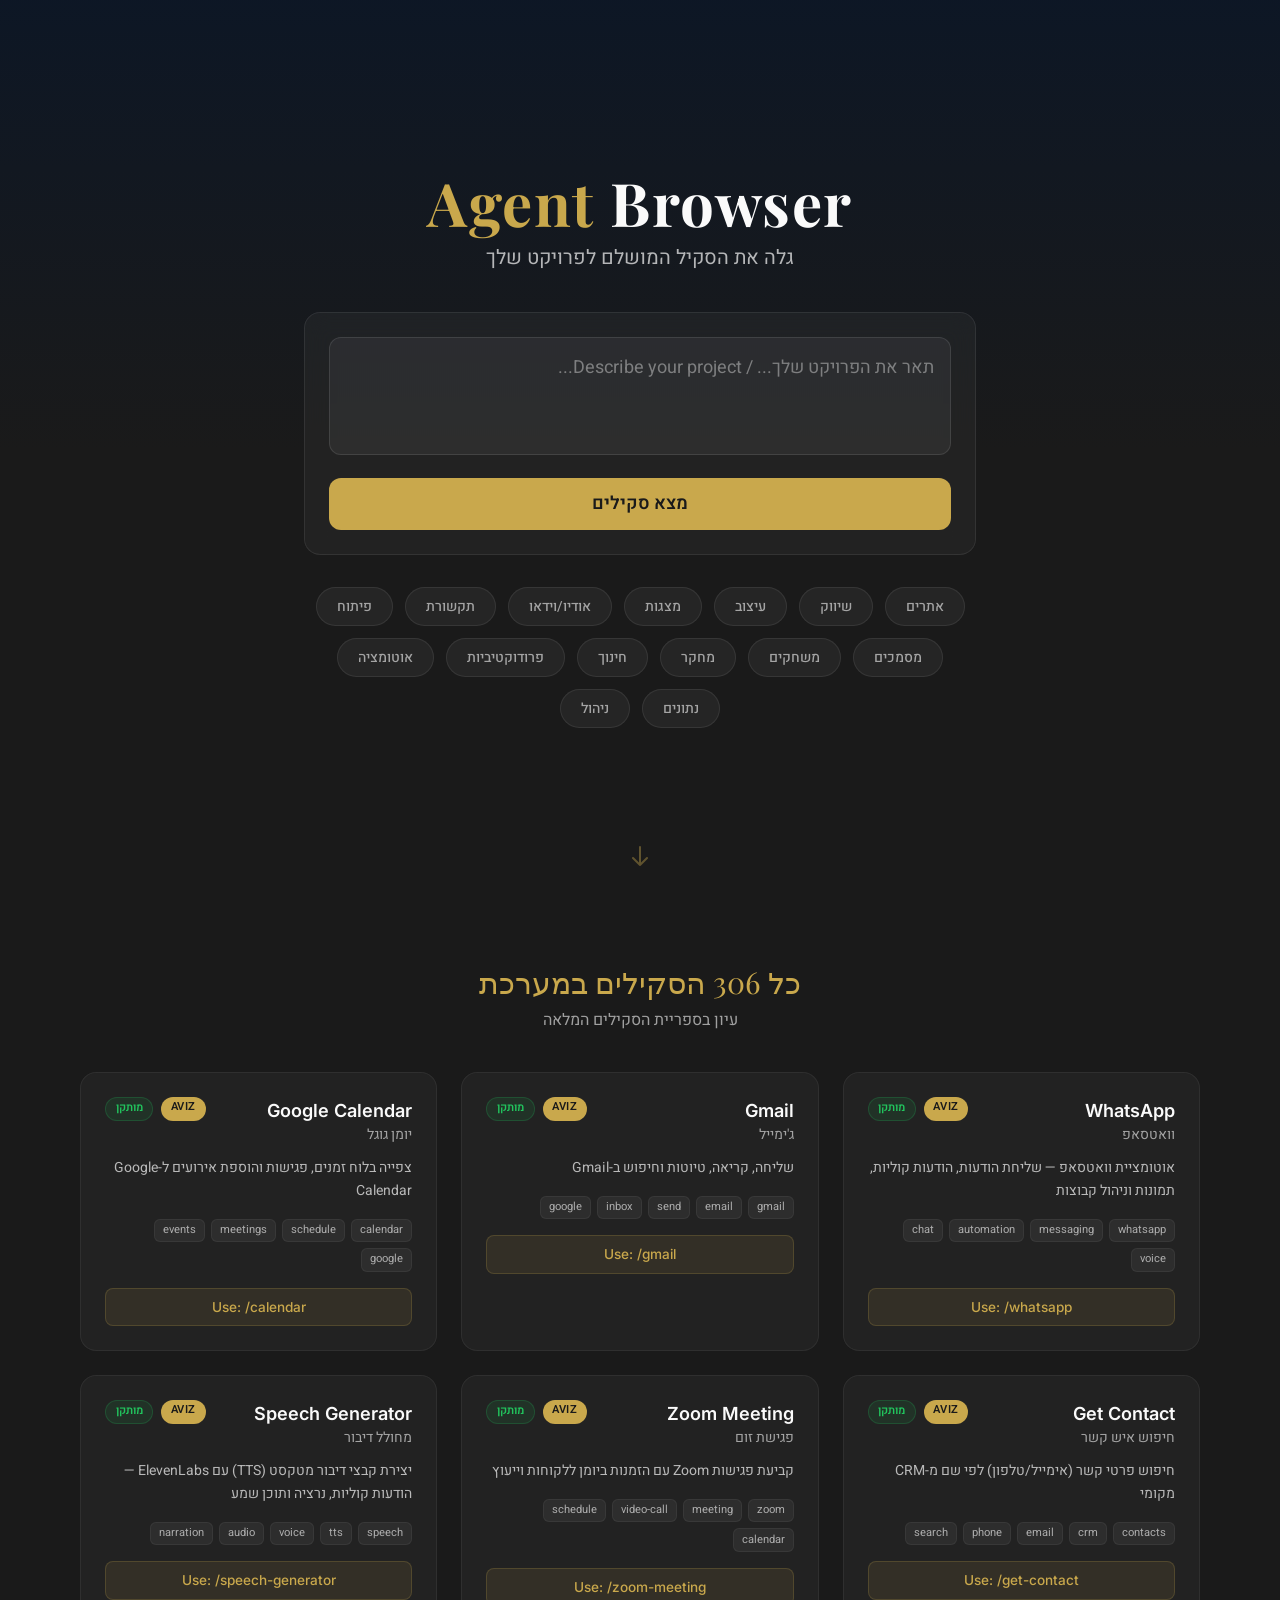
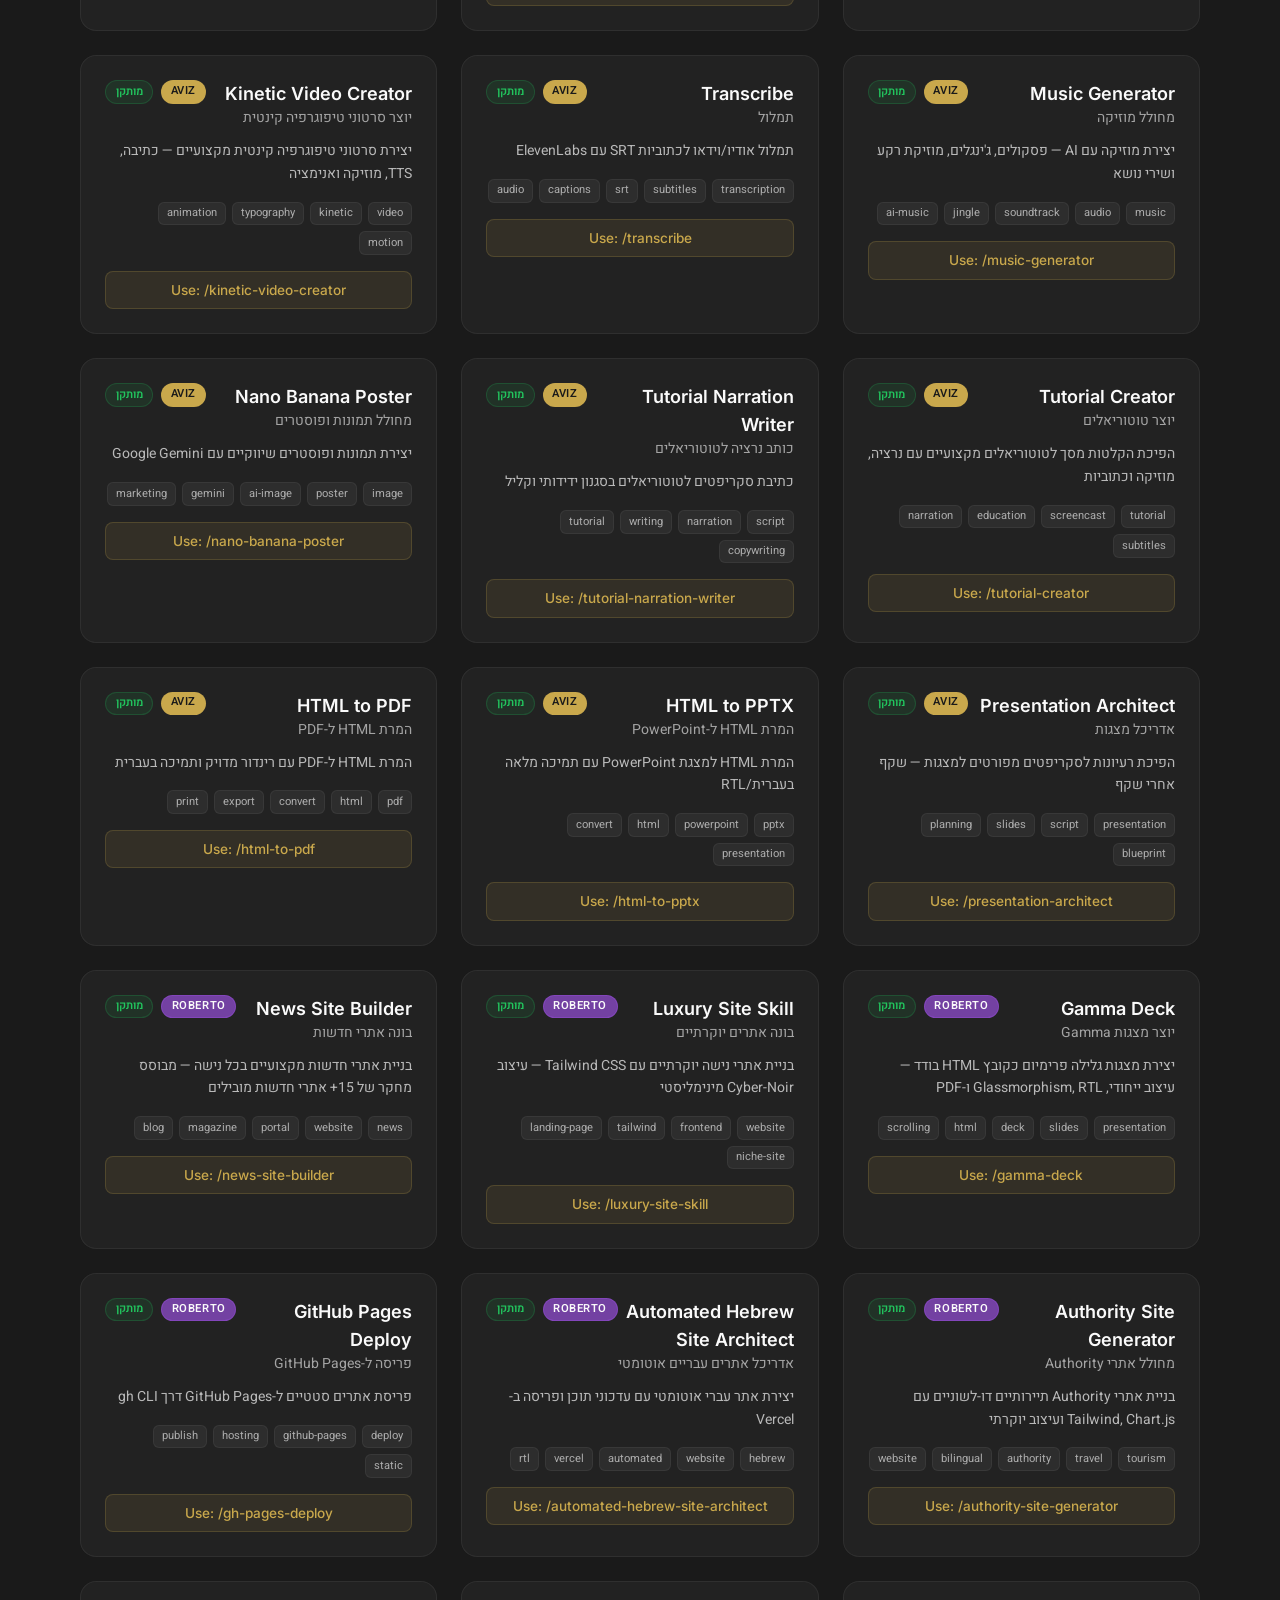
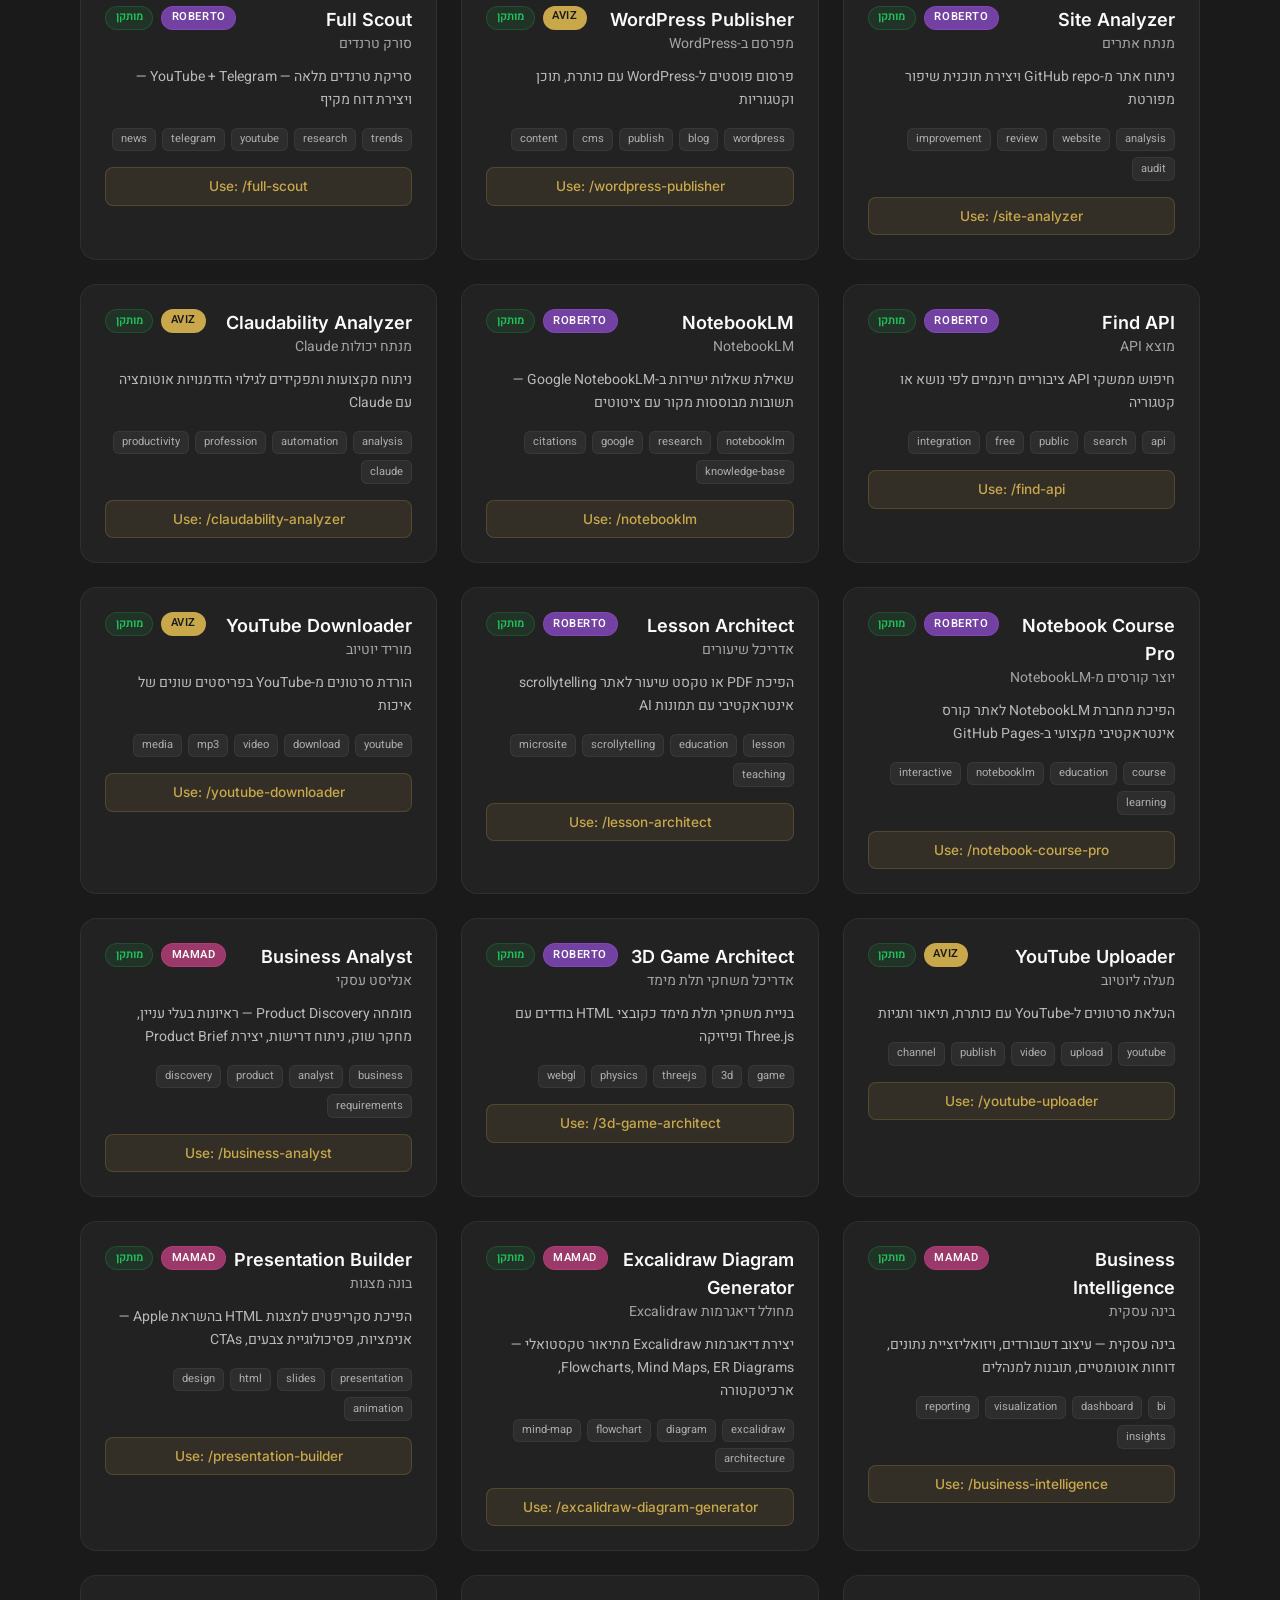
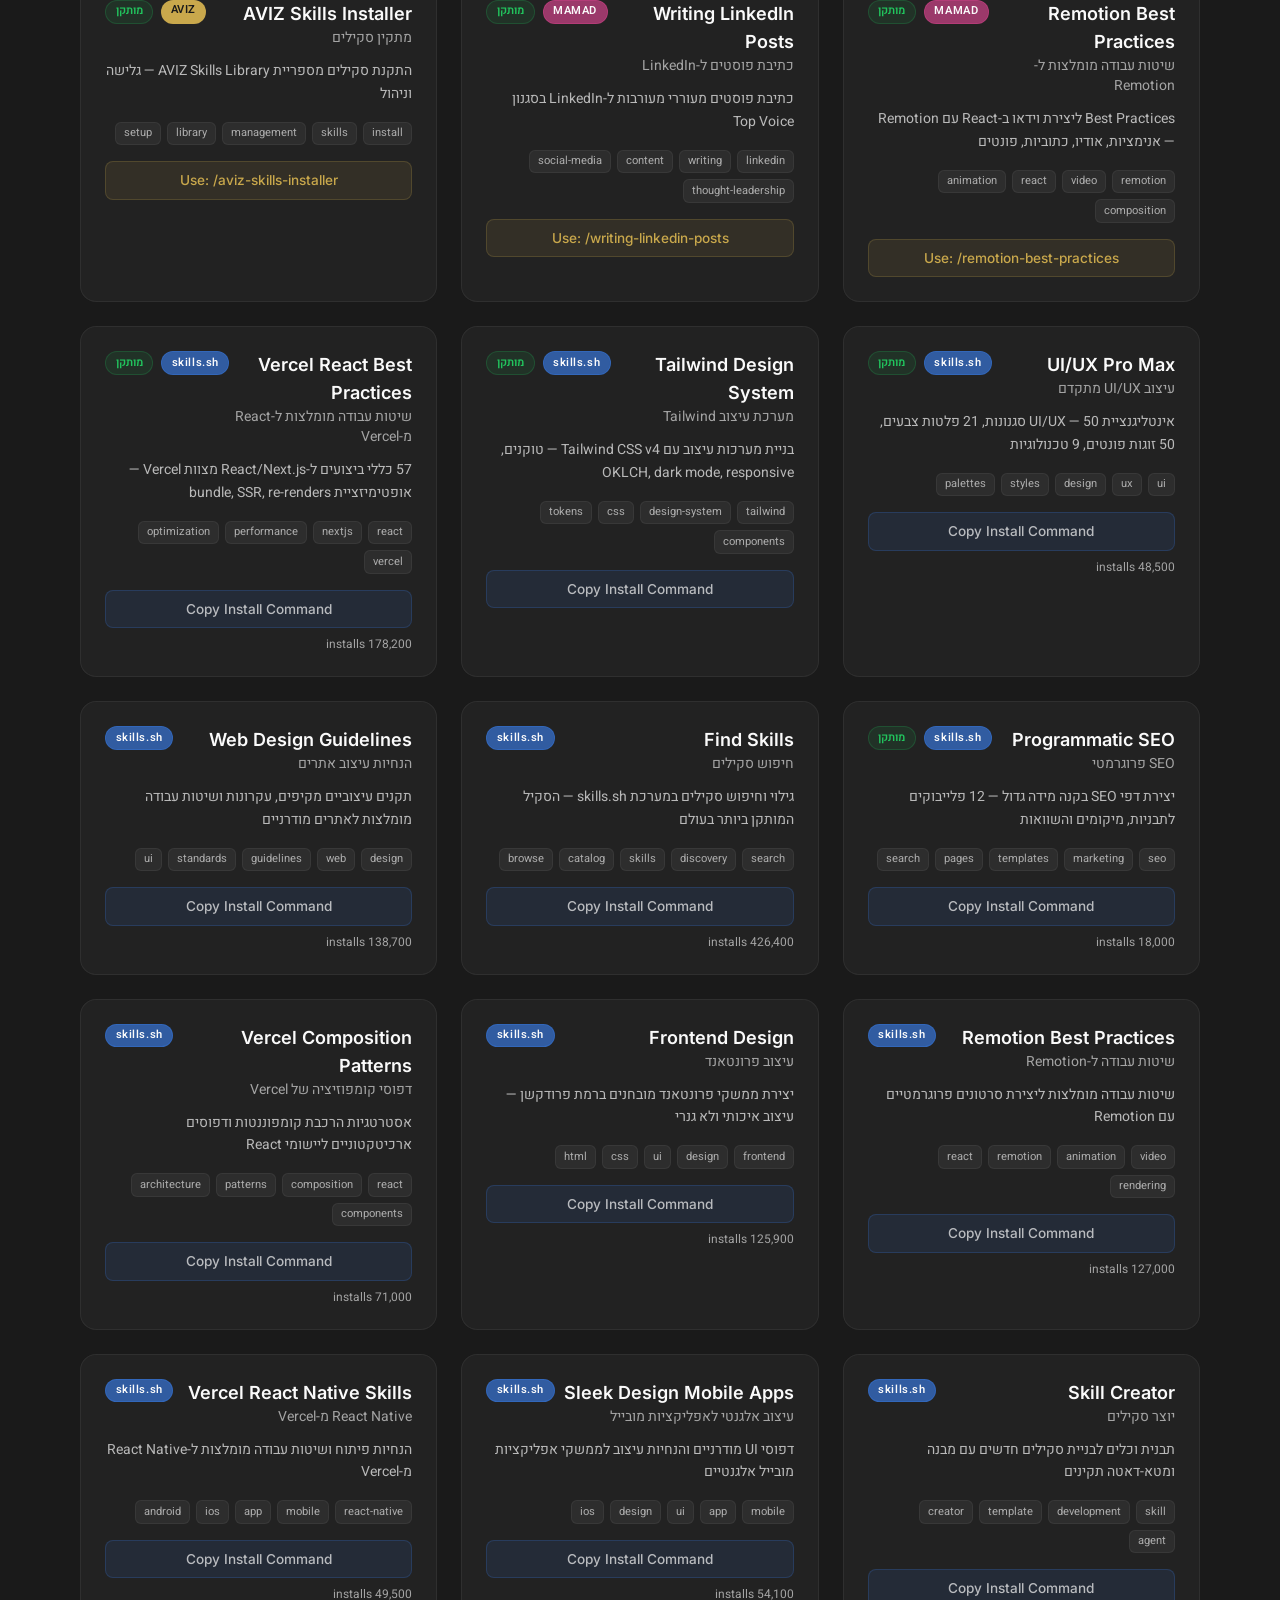
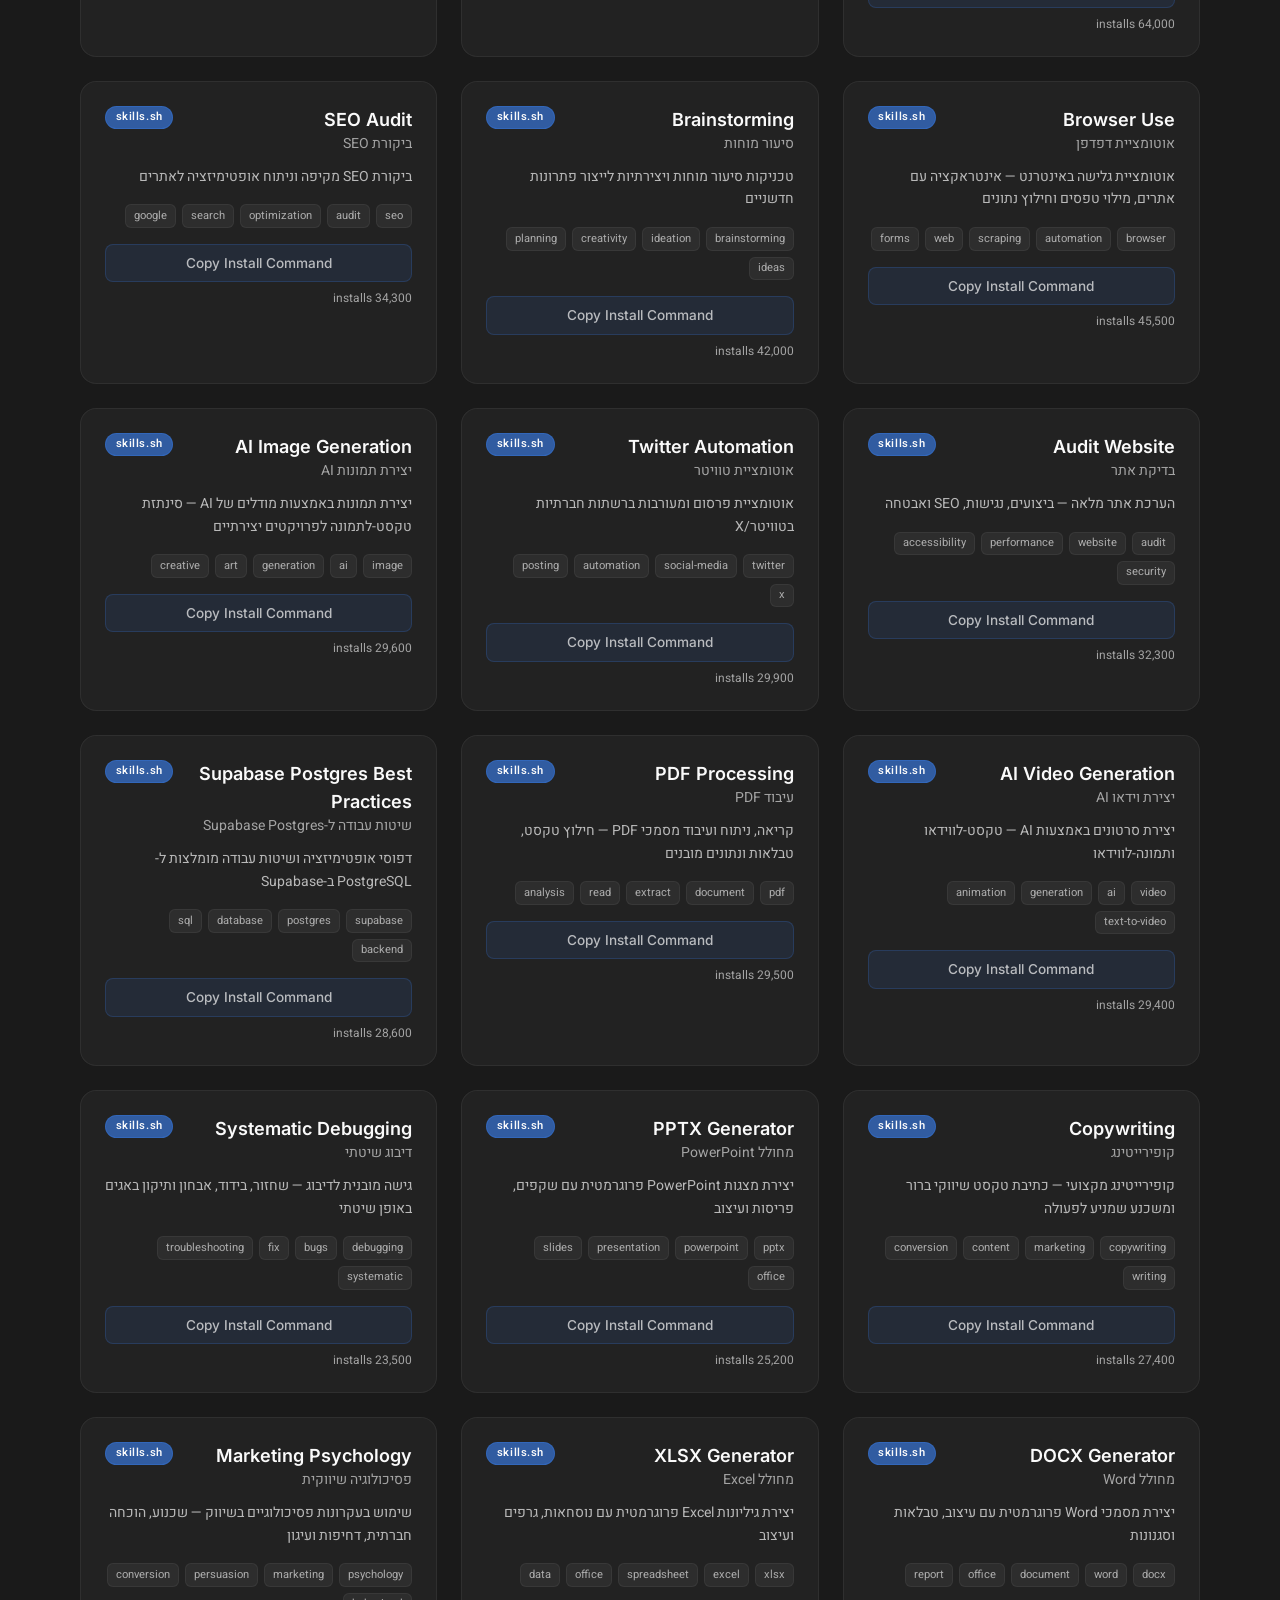
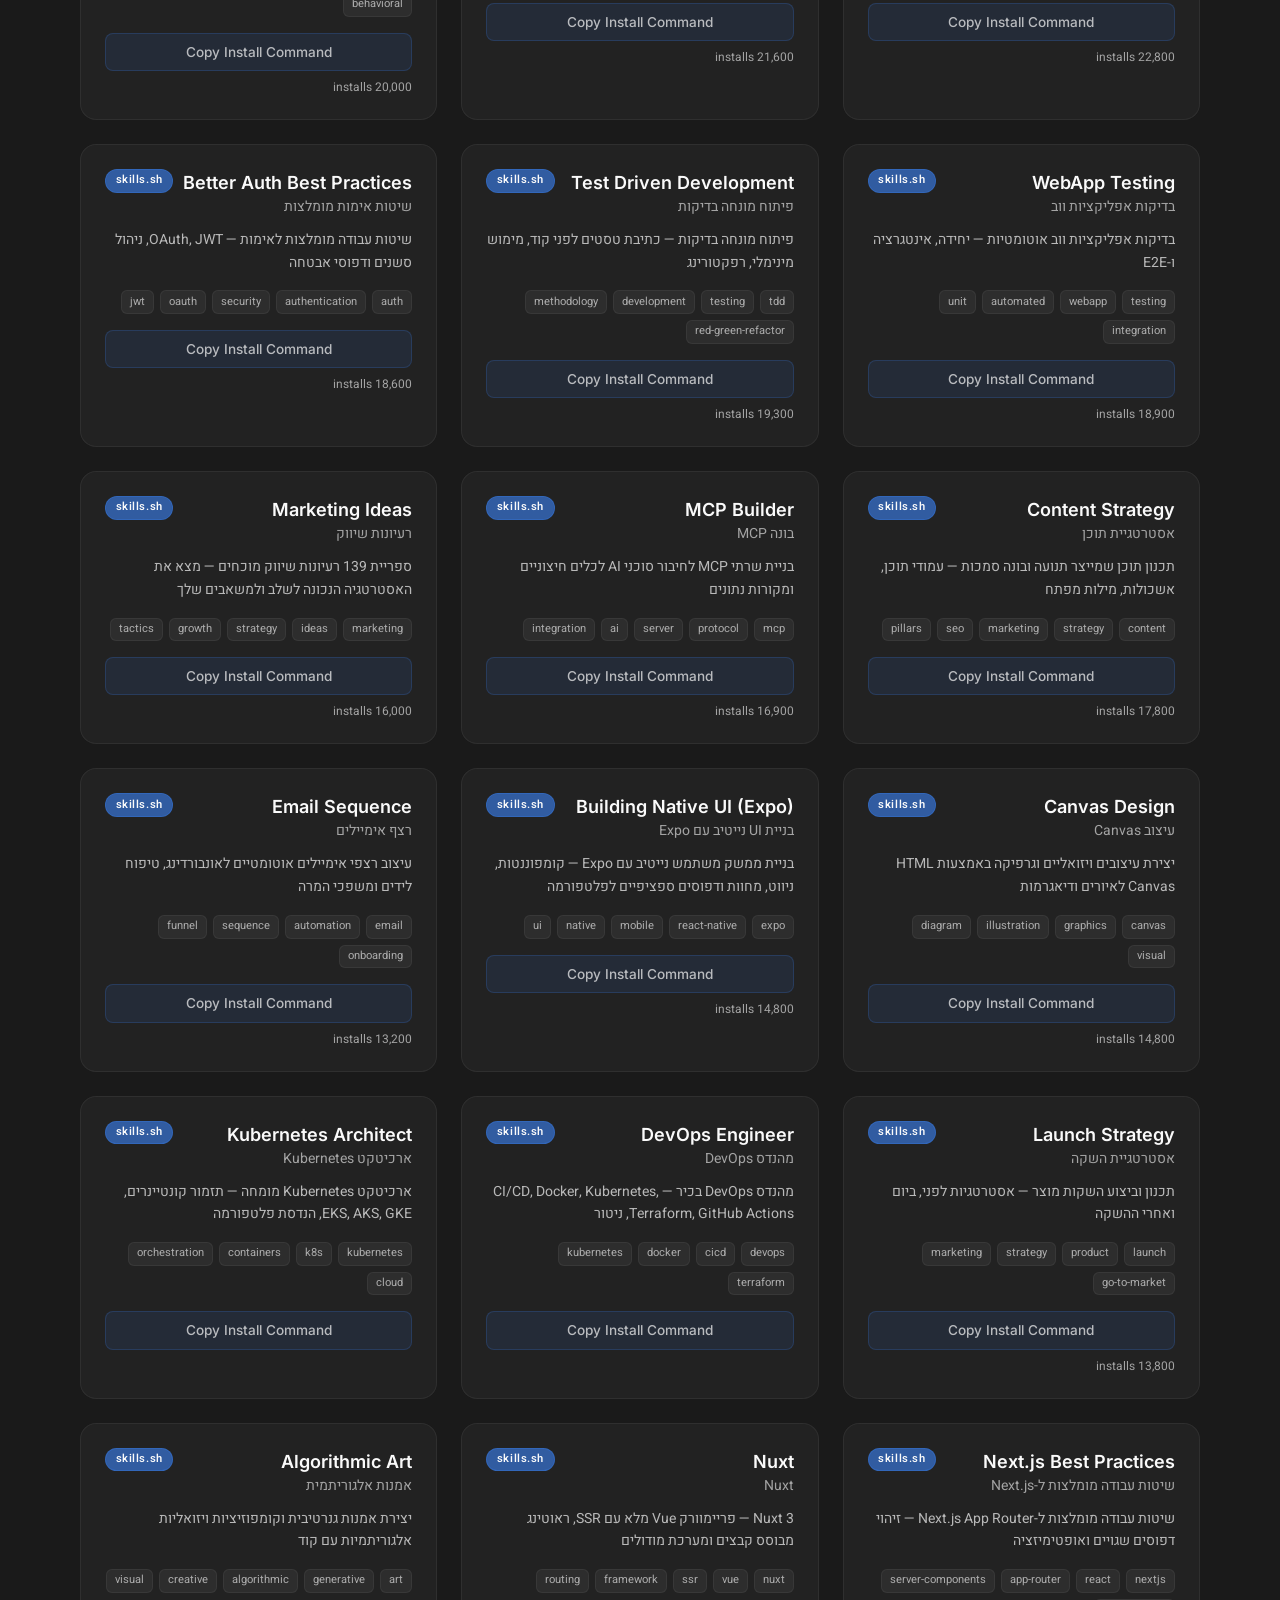
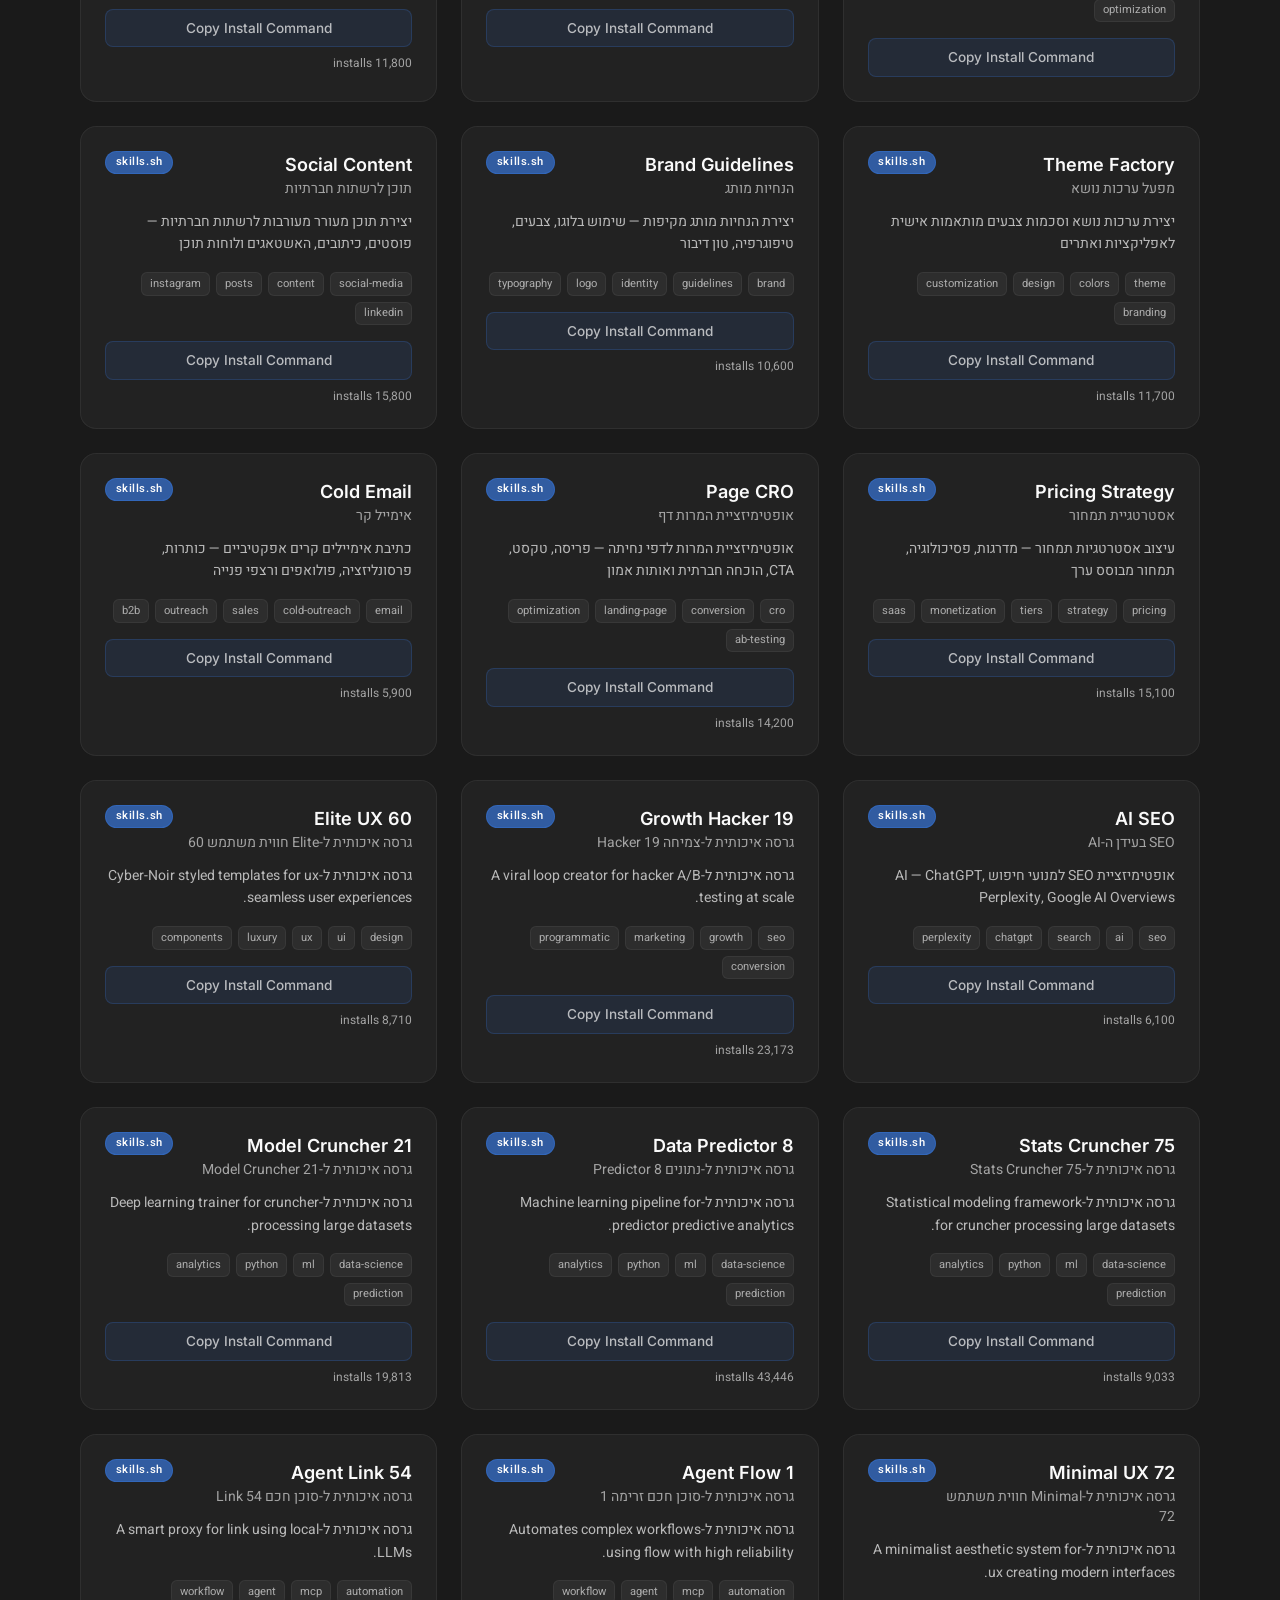
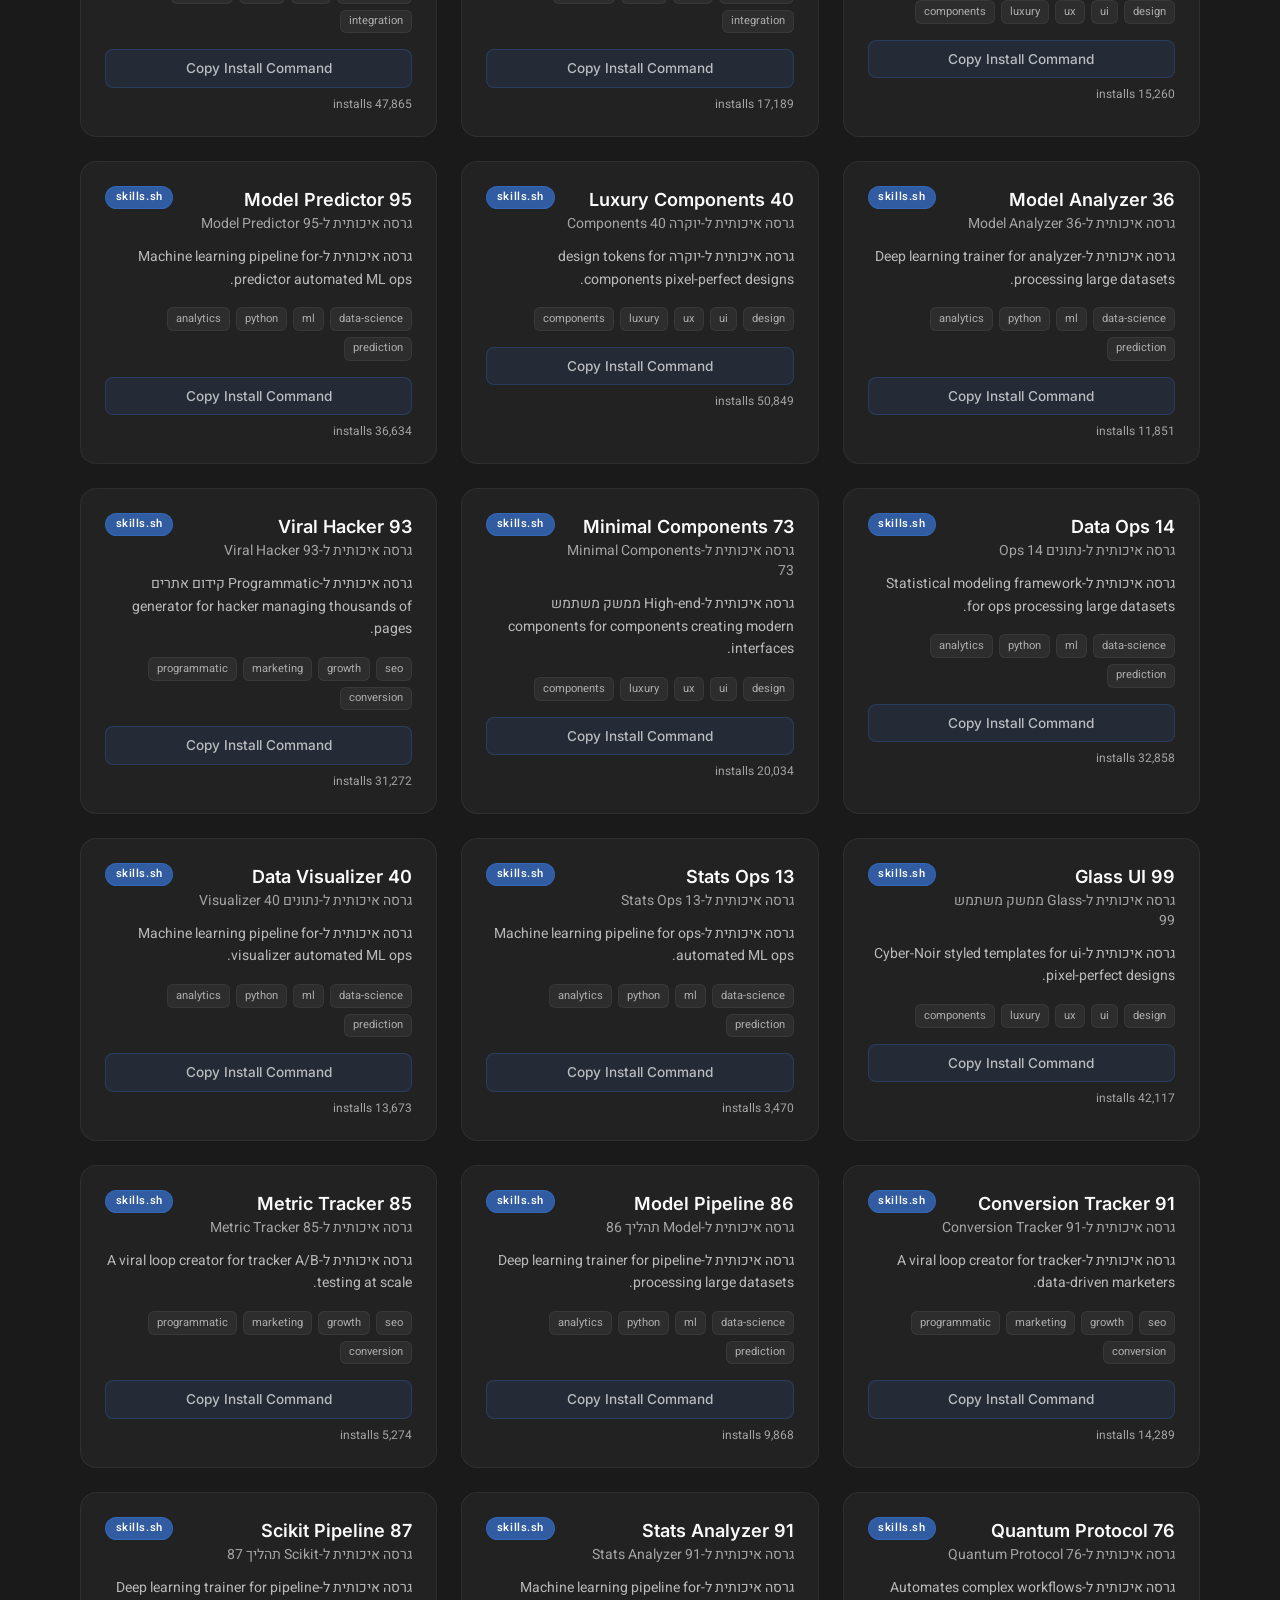
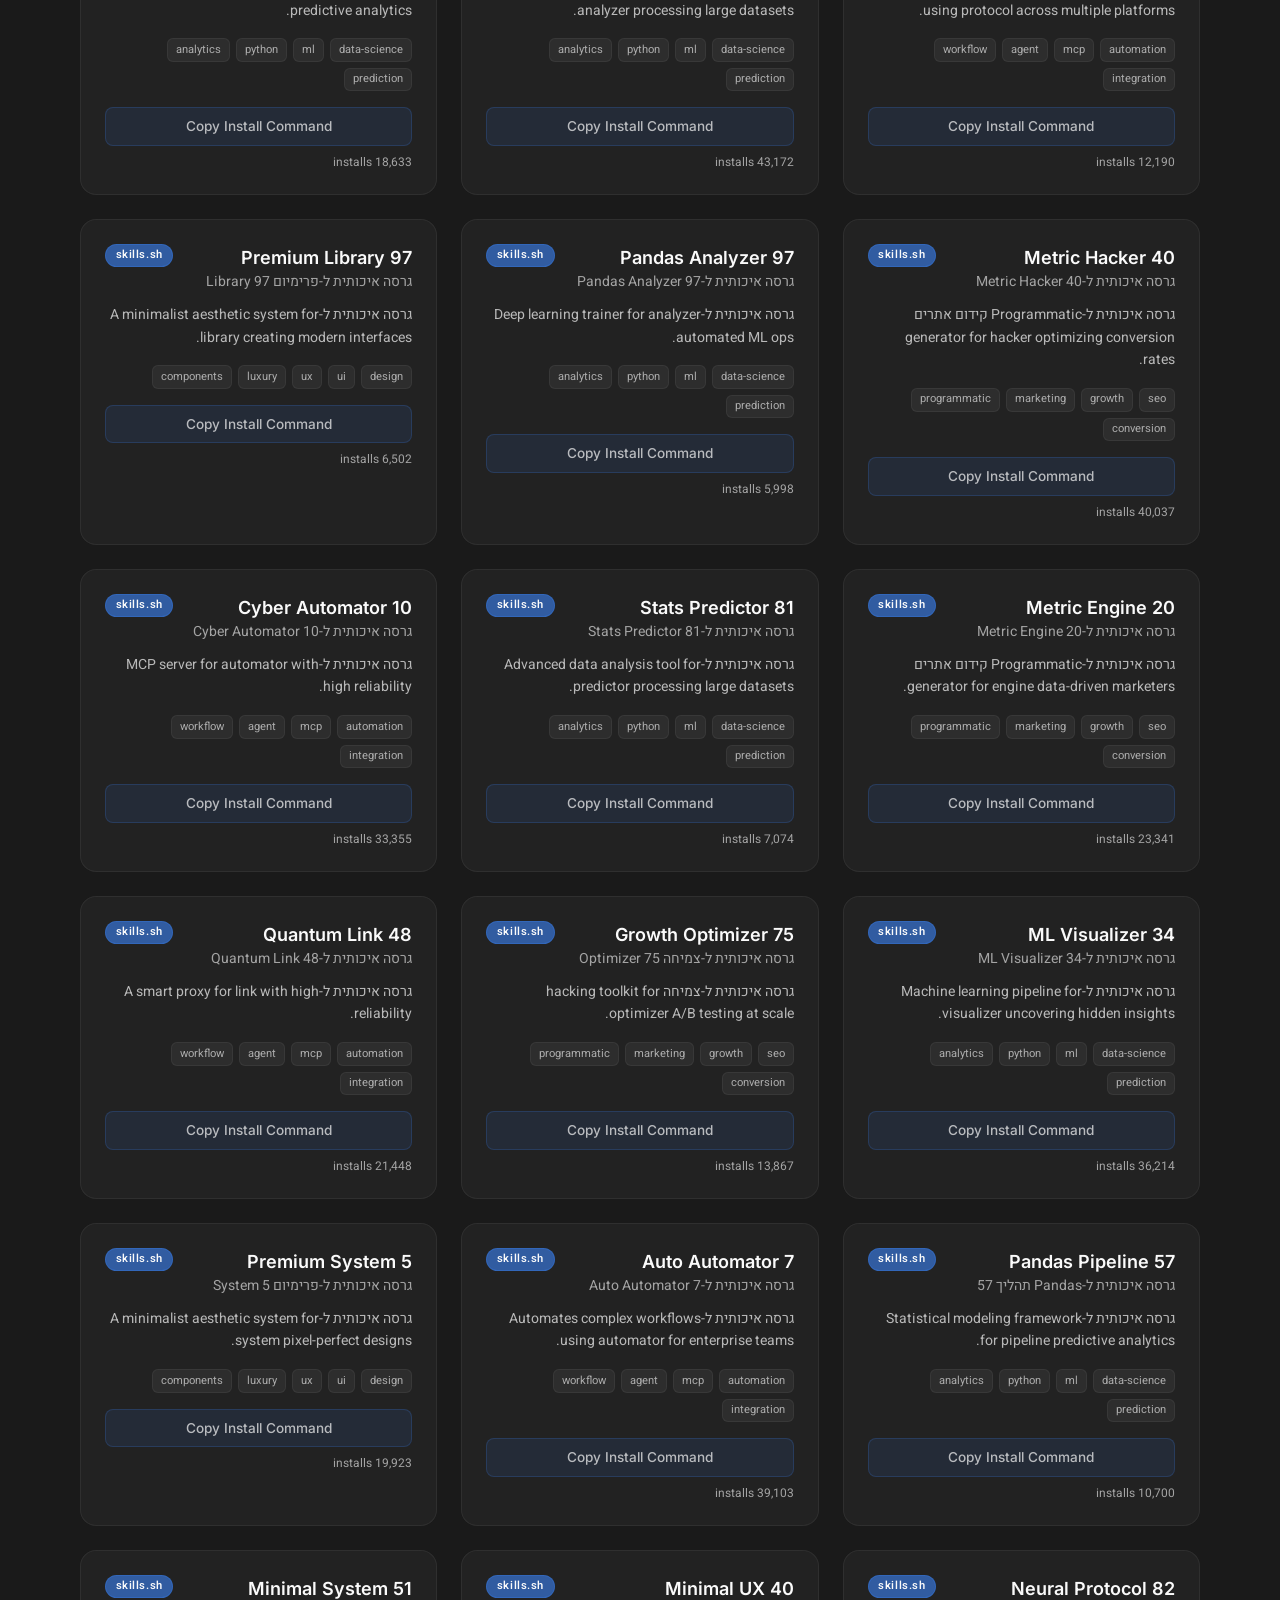
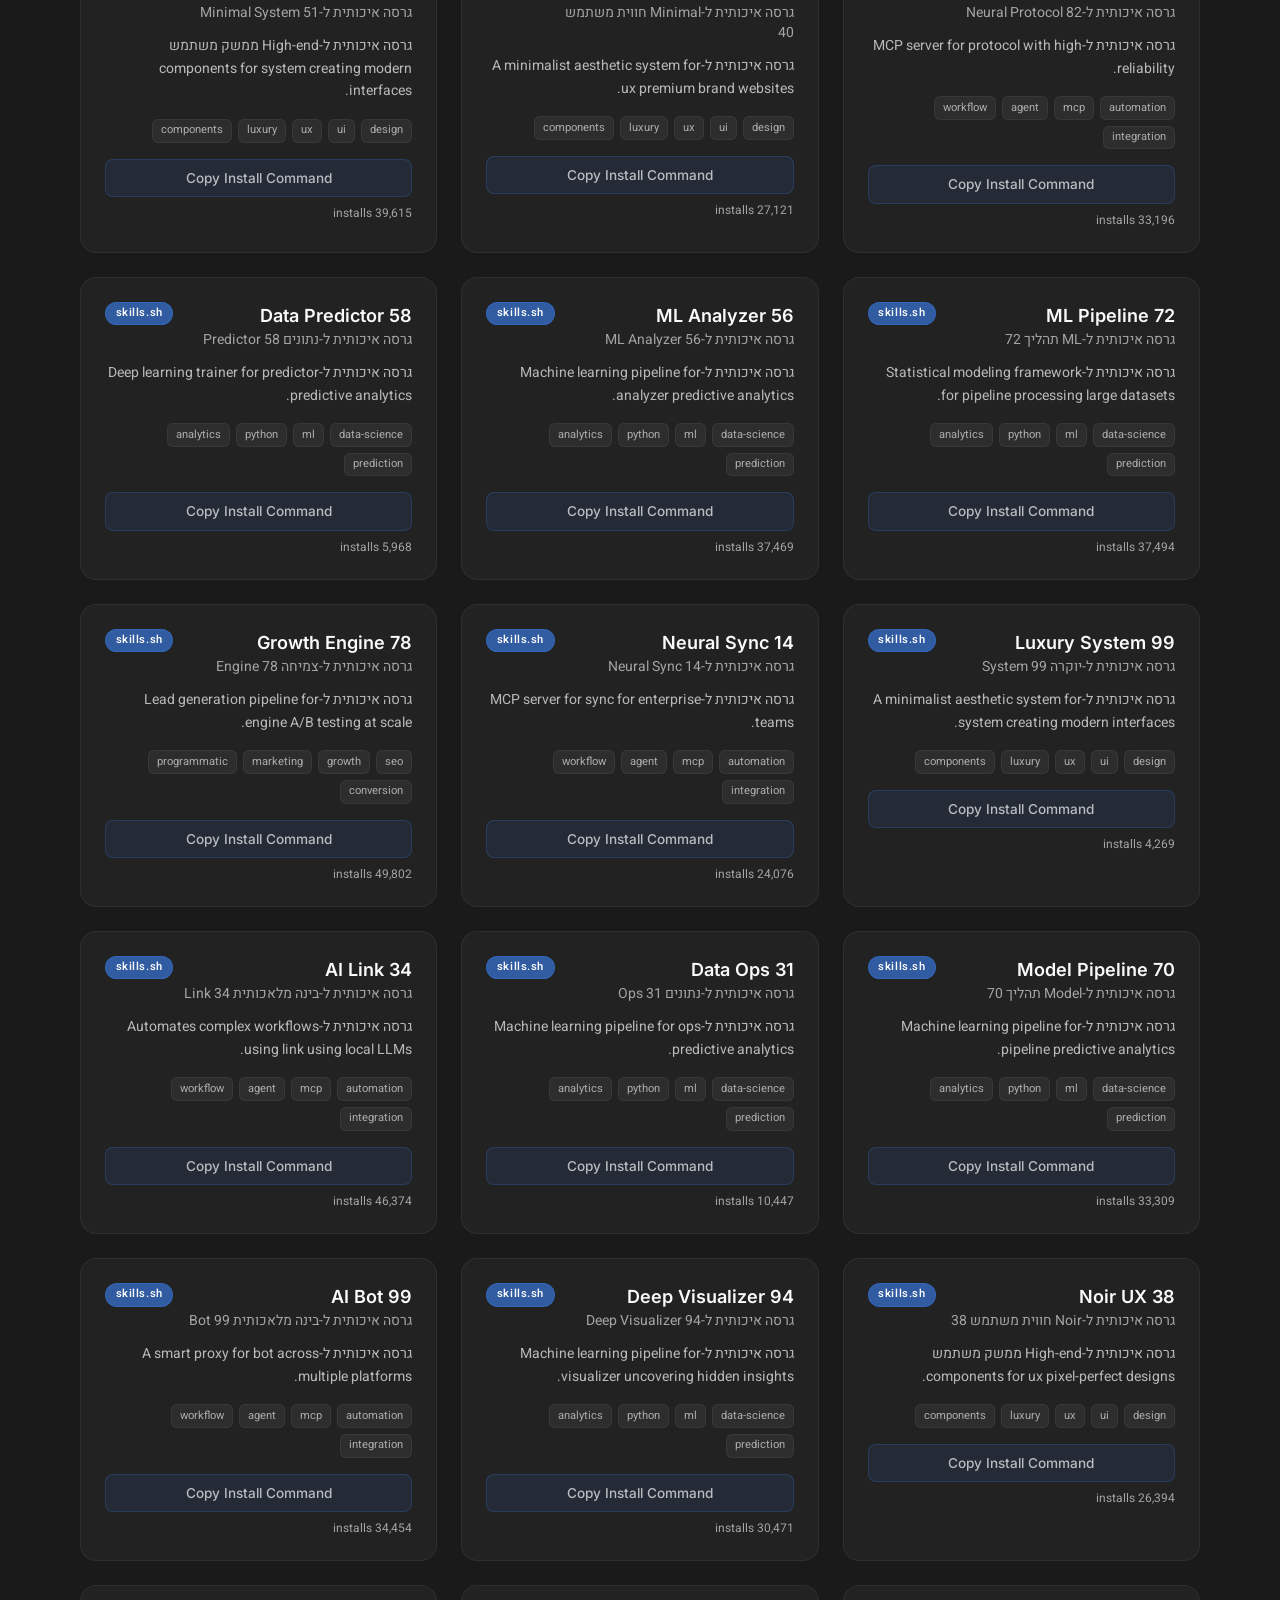
<file: index.html>
<!DOCTYPE html>
<html lang="he" dir="rtl">

<head>
  <meta charset="UTF-8">
  <meta name="viewport" content="width=device-width, initial-scale=1.0">
  <!-- Trigger GitHub Pages Build -->
  <title>Agent Browser - Skill Recommender</title>

  <!-- Tailwind CSS v4 CDN -->
  <!-- Built stylesheet in place of the Tailwind play CDN, a development
       tool that fetched a script from a third party on every load.
       The theme lives in twbuild/tw-agent-browser.js. -->
  <link rel="stylesheet" href="assets/css/tailwind.css">

  <!-- Fonts served from this site. They used to load from Google, which handed
       every visitor's IP address to a third party before the page had drawn. -->
  <link rel="stylesheet" href="assets/fonts/fonts.css">

  <link rel="stylesheet" href="css/styles.css">
</head>

<body class="bg-charcoal font-heebo text-cream min-h-screen">

  <!-- Hero Section -->
  <section id="hero" class="relative min-h-screen flex flex-col items-center justify-center px-4">
    <!-- Background gradient overlay -->
    <div class="absolute inset-0 bg-gradient-to-b from-navy/80 via-charcoal to-charcoal"></div>

    <div class="relative z-10 w-full max-w-2xl text-center">
      <!-- Logo -->
      <h1 class="font-playfair text-5xl md:text-6xl font-bold tracking-wide mb-3">
        <span class="text-gold">Agent</span> <span class="text-cream">Browser</span>
      </h1>
      <p class="text-lg md:text-xl text-cream/70 mb-10">
        גלה את הסקיל המושלם לפרויקט שלך
      </p>

      <!-- Search Area -->
      <div class="glass-card p-6 rounded-2xl">
        <textarea id="searchInput" rows="3"
          class="w-full bg-white/5 border border-white/10 rounded-xl p-4 text-cream placeholder-cream/40 text-lg resize-none focus:outline-none focus:border-gold/50 focus:ring-1 focus:ring-gold/30 transition-all"
          placeholder="תאר את הפרויקט שלך... / Describe your project..."></textarea>
        <button id="searchBtn"
          class="mt-4 w-full bg-gold hover:bg-gold-light text-charcoal font-semibold text-lg py-3 px-8 rounded-xl transition-all duration-300 hover:shadow-[0_0_30px_rgba(201,168,76,0.3)]">
          מצא סקילים
        </button>
      </div>

      <!-- Quick Categories -->
      <div id="categories" class="mt-8 flex flex-wrap justify-center gap-3">
        <button class="category-pill" data-category="web-development">אתרים</button>
        <button class="category-pill" data-category="marketing">שיווק</button>
        <button class="category-pill" data-category="design">עיצוב</button>
        <button class="category-pill" data-category="presentation">מצגות</button>
        <button class="category-pill" data-category="audio-video">אודיו/וידאו</button>
        <button class="category-pill" data-category="communication">תקשורת</button>
        <button class="category-pill" data-category="development">פיתוח</button>
        <button class="category-pill" data-category="document">מסמכים</button>
        <button class="category-pill" data-category="gaming">משחקים</button>
        <button class="category-pill" data-category="research">מחקר</button>
        <button class="category-pill" data-category="education">חינוך</button>
        <button class="category-pill" data-category="productivity">פרודוקטיביות</button>
        <button class="category-pill" data-category="automation">אוטומציה</button>
        <button class="category-pill" data-category="data-science">נתונים</button>
        <button class="category-pill" data-category="management">ניהול</button>
      </div>
    </div>

    <!-- Scroll indicator -->
    <div class="absolute bottom-8 left-1/2 -translate-x-1/2 animate-bounce opacity-40">
      <svg class="w-6 h-6 text-gold" fill="none" stroke="currentColor" viewBox="0 0 24 24">
        <path stroke-linecap="round" stroke-linejoin="round" stroke-width="2" d="M19 14l-7 7m0 0l-7-7m7 7V3" />
      </svg>
    </div>
  </section>

  <!-- Results Section -->
  <section id="results" class="px-4 py-16 max-w-6xl mx-auto hidden">
    <h2 id="resultsTitle" class="font-playfair text-3xl text-center text-gold mb-2"></h2>
    <p id="resultsSubtitle" class="text-center text-cream/60 mb-10"></p>
    <div id="resultsGrid" class="grid grid-cols-1 md:grid-cols-2 lg:grid-cols-3 gap-6"></div>
  </section>

  <!-- Empty State -->
  <section id="emptyState" class="px-4 py-16 max-w-2xl mx-auto text-center hidden">
    <p class="text-cream/60 text-xl">לא נמצאו סקילים מתאימים. נסה לתאר את הפרויקט אחרת.</p>
  </section>

  <!-- Footer -->
  <footer class="text-center py-8 text-cream/60 text-sm border-t border-white/5">
    <p>
      Powered by
      <a href="https://skills.sh" target="_blank" rel="noopener" class="text-gold underline hover:text-gold-light transition-colors">skills.sh</a>
      &bull; Built with Claude Code
    </p>
      <p class="policy-links">
      <a href="privacy.html">מדיניות פרטיות</a> · <a href="terms.html">תנאי שימוש</a> · <a href="accessibility.html">הצהרת נגישות</a>
    </p>
  </footer>

  <script src="js/data.js"></script>
  <script src="js/app.js"></script>
</body>

</html>
</file>
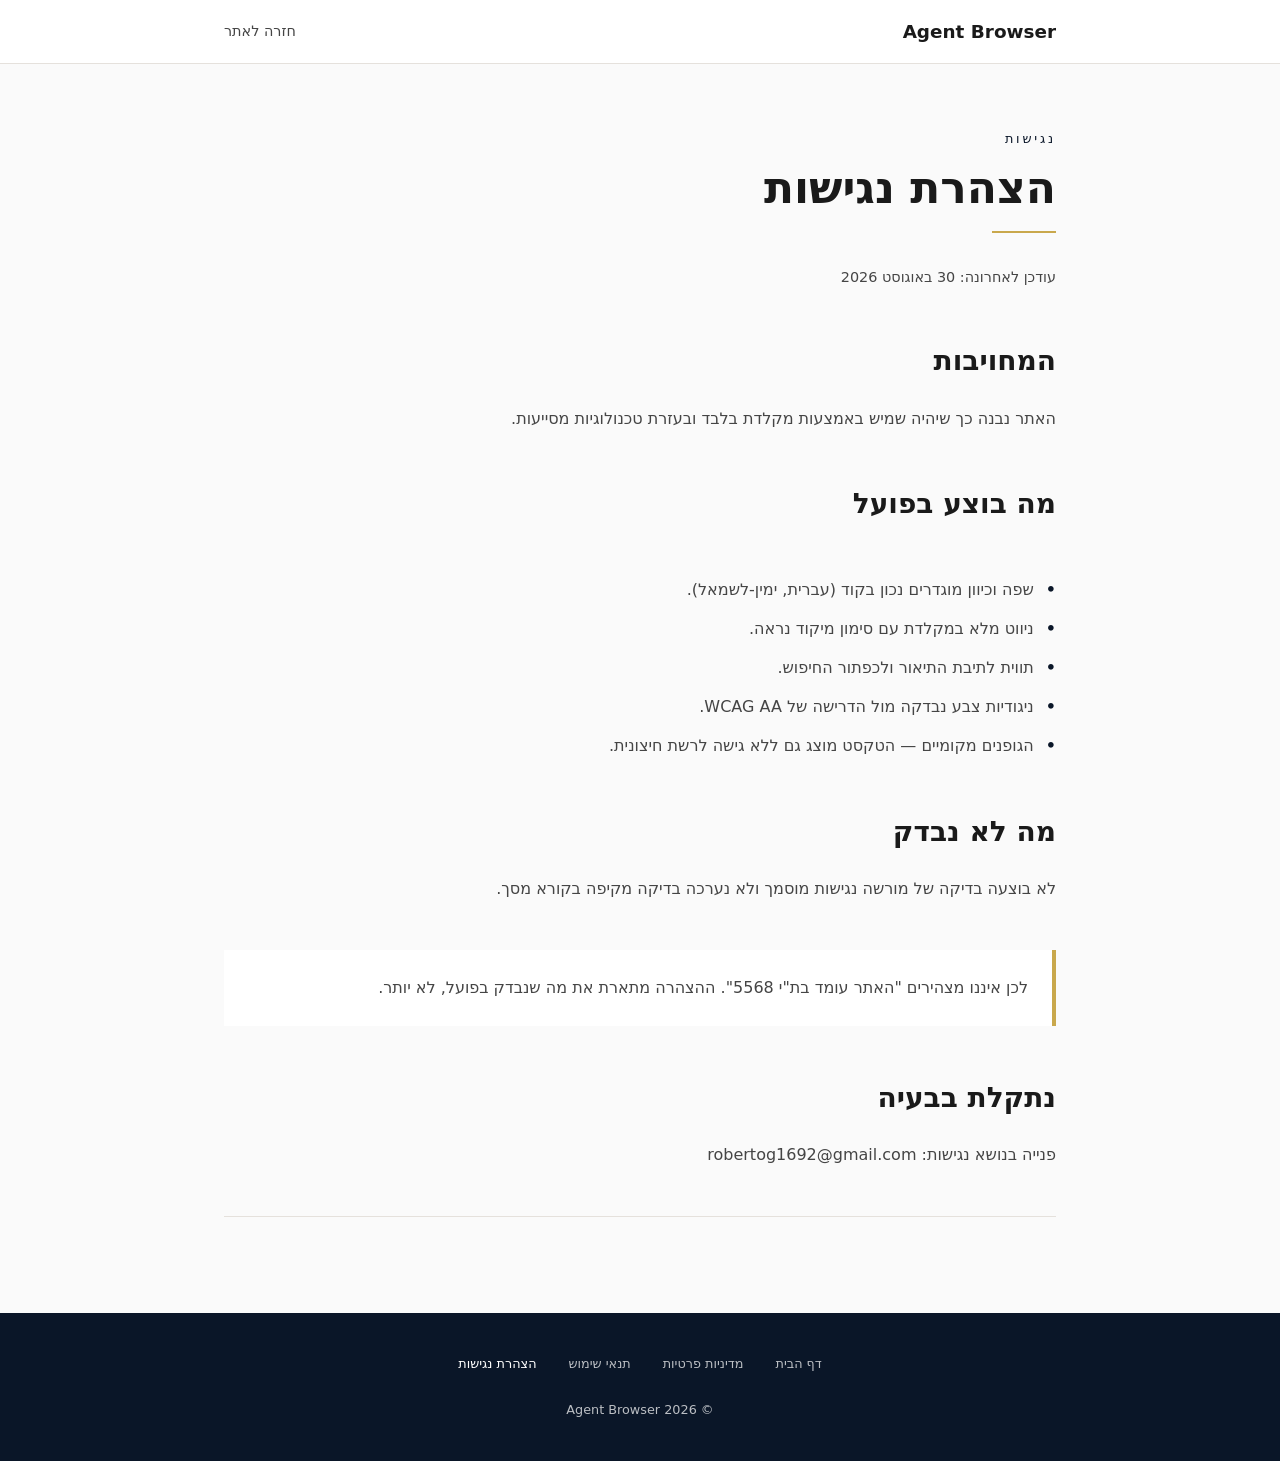
<file: accessibility.html>
<!DOCTYPE html>
<html lang="he" dir="rtl">
<head>
    <meta charset="UTF-8">
    <meta name="viewport" content="width=device-width, initial-scale=1.0">
    <title>הצהרת נגישות | Agent Browser</title>
    <meta name="description" content="מה בוצע ומה לא נבדק.">
    <meta http-equiv="Content-Security-Policy" content="default-src 'self'; script-src 'self'; style-src 'self'; img-src 'self' data:; font-src 'self'; connect-src 'self'; base-uri 'self'; form-action 'self'">
    <meta name="referrer" content="strict-origin-when-cross-origin">
    <link rel="stylesheet" href="assets/css/policy.css">
</head>
<body class="p-body">

    <a href="#main" class="skip-link">דלג לתוכן העיקרי</a>

    <nav class="p-nav" aria-label="ניווט">
        <div class="p-wrap p-nav-in">
            <a href="index.html" class="p-logo">Agent Browser</a>
            <a href="index.html" class="p-back">חזרה לאתר</a>
        </div>
    </nav>

    <main id="main">
        <div class="p-wrap">
            <p class="p-eyebrow">נגישות</p>
            <h1>הצהרת נגישות</h1>
            <div class="p-rule"></div>
            <p class="p-updated">עודכן לאחרונה: 30 באוגוסט 2026</p>

        <section>
            <h2>המחויבות</h2>
            <p>האתר נבנה כך שיהיה שמיש באמצעות מקלדת בלבד ובעזרת טכנולוגיות מסייעות.</p>
        </section>
        <section>
            <h2>מה בוצע בפועל</h2>
        </section>
        <ul class="p-list">
            <li><span>שפה וכיוון מוגדרים נכון בקוד (עברית, ימין-לשמאל).</span></li>
            <li><span>ניווט מלא במקלדת עם סימון מיקוד נראה.</span></li>
            <li><span>תווית לתיבת התיאור ולכפתור החיפוש.</span></li>
            <li><span>ניגודיות צבע נבדקה מול הדרישה של WCAG AA.</span></li>
            <li><span>הגופנים מקומיים — הטקסט מוצג גם ללא גישה לרשת חיצונית.</span></li>
        </ul>
        <section>
            <h2>מה לא נבדק</h2>
            <p>לא בוצעה בדיקה של מורשה נגישות מוסמך ולא נערכה בדיקה מקיפה בקורא מסך.</p>
        </section>
        <div class="p-callout"><p>לכן איננו מצהירים "האתר עומד בת"י 5568". ההצהרה מתארת את מה שנבדק בפועל, לא יותר.</p></div>
        <section>
            <h2>נתקלת בבעיה</h2>
            <p>פנייה בנושא נגישות: robertog1692@gmail.com</p>
        </section>
        <div class="p-note"></div>

        </div>
    </main>

    <footer class="p-footer">
        <div class="p-wrap">
            <div class="p-footer-links">
                <a href="index.html">דף הבית</a>
                <a href="privacy.html">מדיניות פרטיות</a>
                <a href="terms.html">תנאי שימוש</a>
                <a href="accessibility.html" aria-current="page">הצהרת נגישות</a>
            </div>
            <p class="p-copy">&copy; 2026 Agent Browser</p>
        </div>
    </footer>

</body>
</html>
</file>
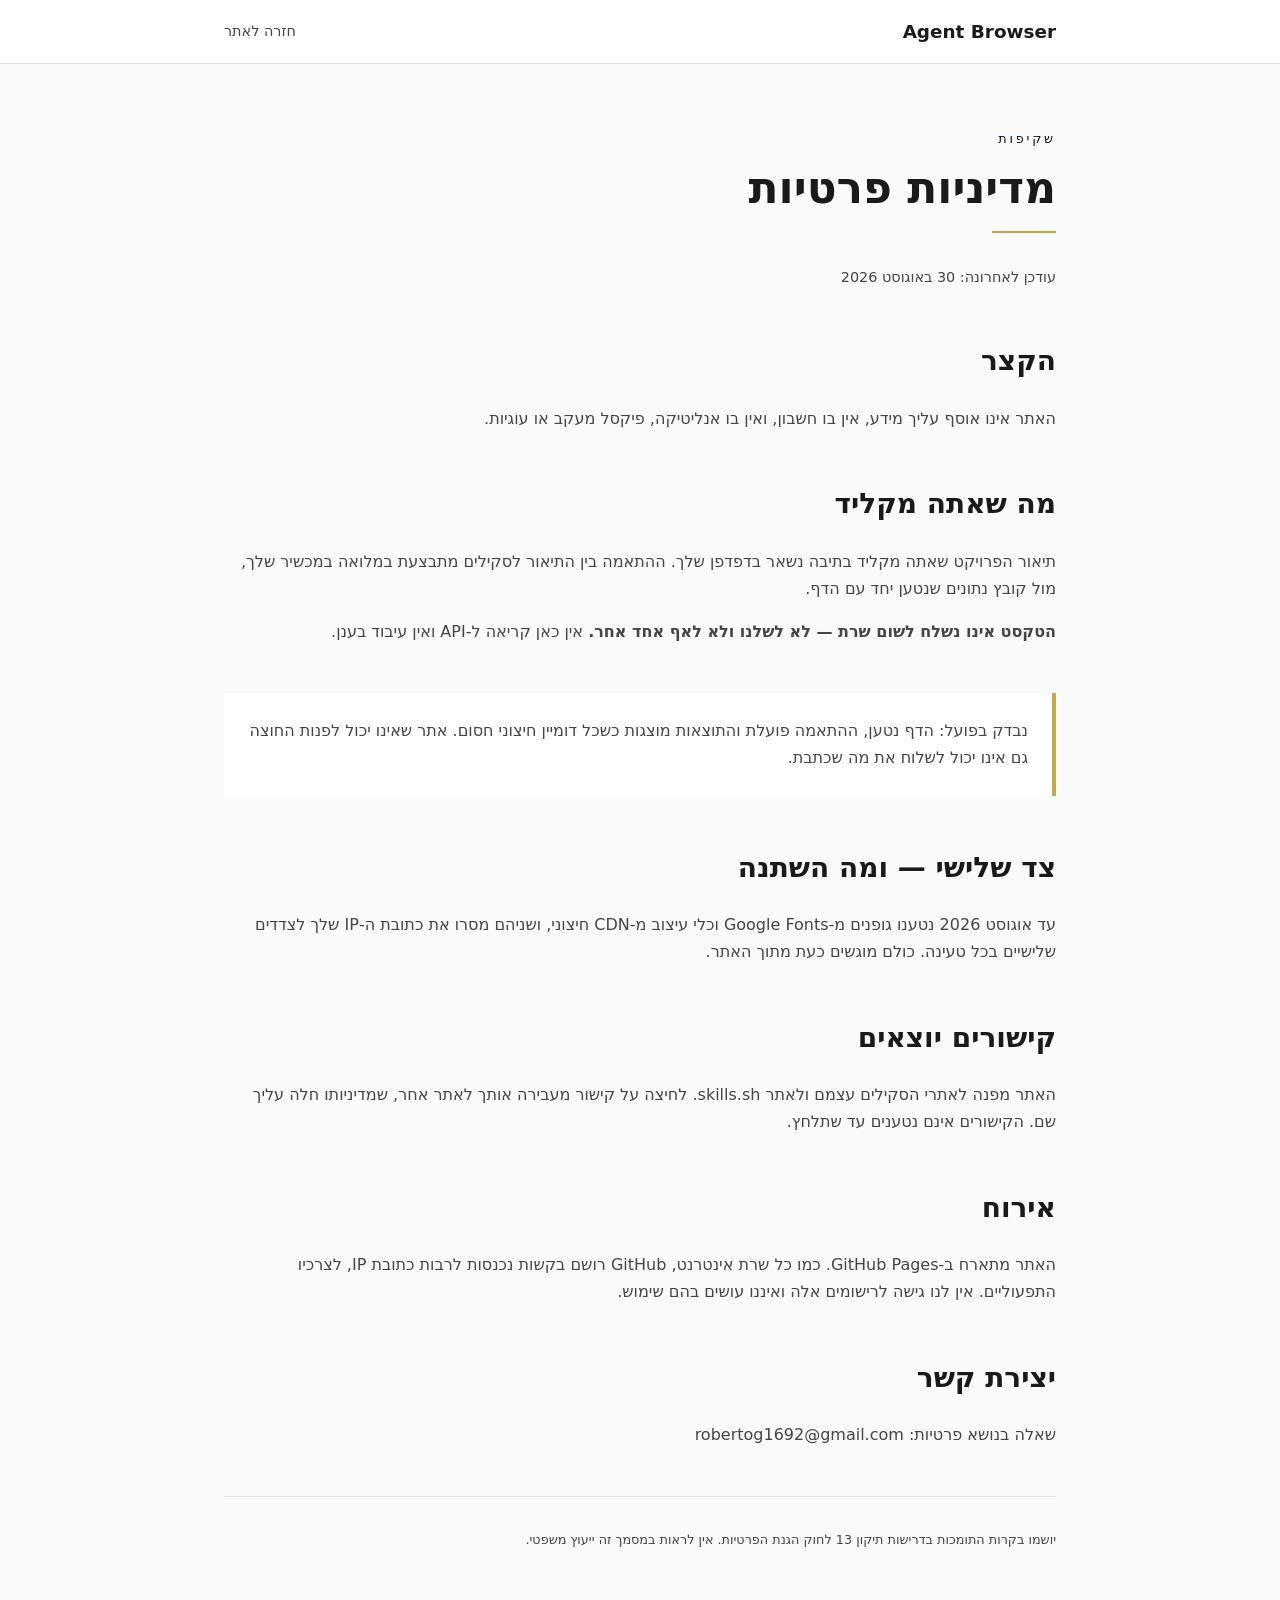
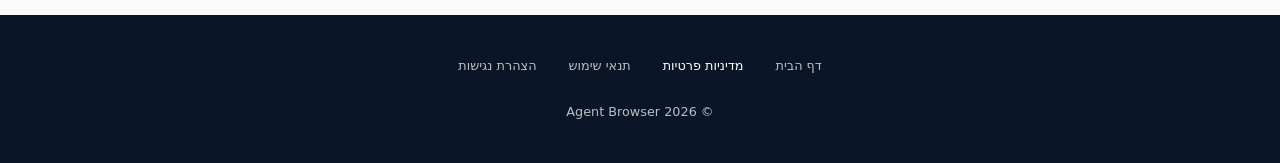
<file: privacy.html>
<!DOCTYPE html>
<html lang="he" dir="rtl">
<head>
    <meta charset="UTF-8">
    <meta name="viewport" content="width=device-width, initial-scale=1.0">
    <title>מדיניות פרטיות | Agent Browser</title>
    <meta name="description" content="מה האתר אוסף ומה לא.">
    <meta http-equiv="Content-Security-Policy" content="default-src 'self'; script-src 'self'; style-src 'self'; img-src 'self' data:; font-src 'self'; connect-src 'self'; base-uri 'self'; form-action 'self'">
    <meta name="referrer" content="strict-origin-when-cross-origin">
    <link rel="stylesheet" href="assets/css/policy.css">
</head>
<body class="p-body">

    <a href="#main" class="skip-link">דלג לתוכן העיקרי</a>

    <nav class="p-nav" aria-label="ניווט">
        <div class="p-wrap p-nav-in">
            <a href="index.html" class="p-logo">Agent Browser</a>
            <a href="index.html" class="p-back">חזרה לאתר</a>
        </div>
    </nav>

    <main id="main">
        <div class="p-wrap">
            <p class="p-eyebrow">שקיפות</p>
            <h1>מדיניות פרטיות</h1>
            <div class="p-rule"></div>
            <p class="p-updated">עודכן לאחרונה: 30 באוגוסט 2026</p>

        <section>
            <h2>הקצר</h2>
            <p>האתר אינו אוסף עליך מידע, אין בו חשבון, ואין בו אנליטיקה, פיקסל מעקב או עוגיות.</p>
        </section>
        <section>
            <h2>מה שאתה מקליד</h2>
            <p>תיאור הפרויקט שאתה מקליד בתיבה נשאר בדפדפן שלך. ההתאמה בין התיאור לסקילים מתבצעת במלואה במכשיר שלך, מול קובץ נתונים שנטען יחד עם הדף.</p>
            <p><b>הטקסט אינו נשלח לשום שרת — לא לשלנו ולא לאף אחד אחר.</b> אין כאן קריאה ל-API ואין עיבוד בענן.</p>
        </section>
        <div class="p-callout"><p>נבדק בפועל: הדף נטען, ההתאמה פועלת והתוצאות מוצגות כשכל דומיין חיצוני חסום. אתר שאינו יכול לפנות החוצה גם אינו יכול לשלוח את מה שכתבת.</p></div>
        <section>
            <h2>צד שלישי — ומה השתנה</h2>
            <p>עד אוגוסט 2026 נטענו גופנים מ-Google Fonts וכלי עיצוב מ-CDN חיצוני, ושניהם מסרו את כתובת ה-IP שלך לצדדים שלישיים בכל טעינה. כולם מוגשים כעת מתוך האתר.</p>
        </section>
        <section>
            <h2>קישורים יוצאים</h2>
            <p>האתר מפנה לאתרי הסקילים עצמם ולאתר skills.sh. לחיצה על קישור מעבירה אותך לאתר אחר, שמדיניותו חלה עליך שם. הקישורים אינם נטענים עד שתלחץ.</p>
        </section>
        <section>
            <h2>אירוח</h2>
            <p>האתר מתארח ב-GitHub Pages. כמו כל שרת אינטרנט, GitHub רושם בקשות נכנסות לרבות כתובת IP, לצרכיו התפעוליים. אין לנו גישה לרישומים אלה ואיננו עושים בהם שימוש.</p>
        </section>
        <section>
            <h2>יצירת קשר</h2>
            <p>שאלה בנושא פרטיות: robertog1692@gmail.com</p>
        </section>
        <div class="p-note">יושמו בקרות התומכות בדרישות תיקון 13 לחוק הגנת הפרטיות. אין לראות במסמך זה ייעוץ משפטי.</div>

        </div>
    </main>

    <footer class="p-footer">
        <div class="p-wrap">
            <div class="p-footer-links">
                <a href="index.html">דף הבית</a>
                <a href="privacy.html" aria-current="page">מדיניות פרטיות</a>
                <a href="terms.html">תנאי שימוש</a>
                <a href="accessibility.html">הצהרת נגישות</a>
            </div>
            <p class="p-copy">&copy; 2026 Agent Browser</p>
        </div>
    </footer>

</body>
</html>
</file>
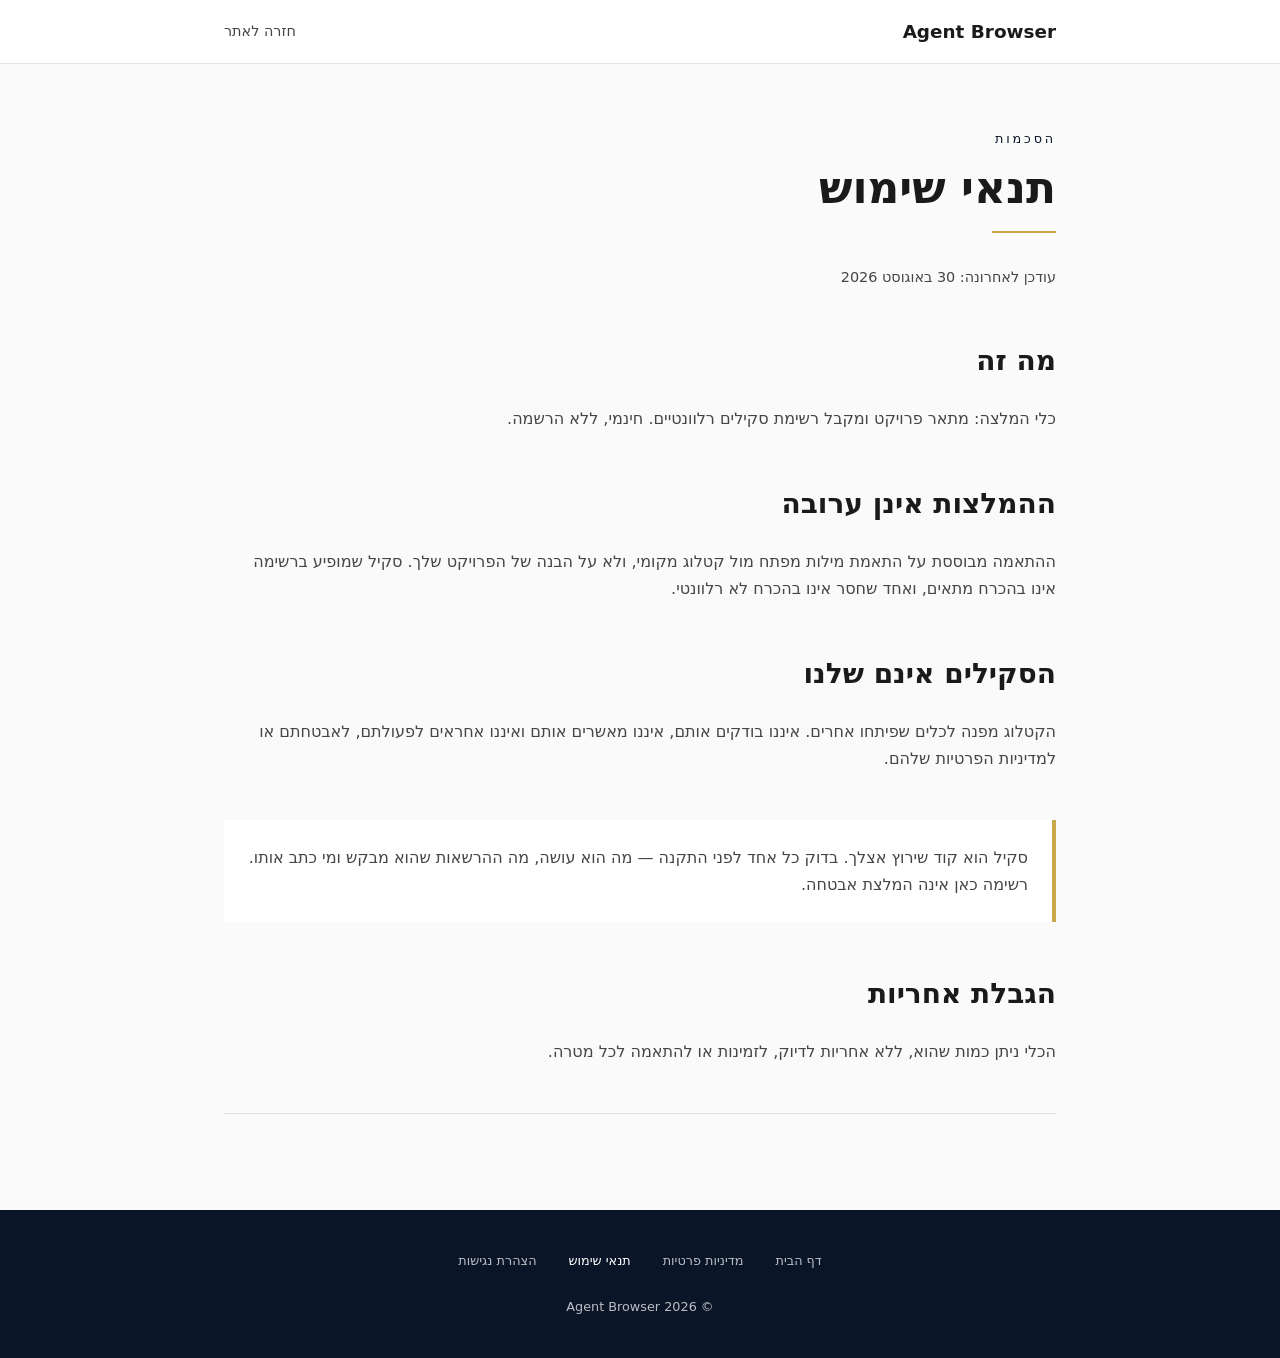
<file: terms.html>
<!DOCTYPE html>
<html lang="he" dir="rtl">
<head>
    <meta charset="UTF-8">
    <meta name="viewport" content="width=device-width, initial-scale=1.0">
    <title>תנאי שימוש | Agent Browser</title>
    <meta name="description" content="תנאי השימוש והגבלת אחריות.">
    <meta http-equiv="Content-Security-Policy" content="default-src 'self'; script-src 'self'; style-src 'self'; img-src 'self' data:; font-src 'self'; connect-src 'self'; base-uri 'self'; form-action 'self'">
    <meta name="referrer" content="strict-origin-when-cross-origin">
    <link rel="stylesheet" href="assets/css/policy.css">
</head>
<body class="p-body">

    <a href="#main" class="skip-link">דלג לתוכן העיקרי</a>

    <nav class="p-nav" aria-label="ניווט">
        <div class="p-wrap p-nav-in">
            <a href="index.html" class="p-logo">Agent Browser</a>
            <a href="index.html" class="p-back">חזרה לאתר</a>
        </div>
    </nav>

    <main id="main">
        <div class="p-wrap">
            <p class="p-eyebrow">הסכמות</p>
            <h1>תנאי שימוש</h1>
            <div class="p-rule"></div>
            <p class="p-updated">עודכן לאחרונה: 30 באוגוסט 2026</p>

        <section>
            <h2>מה זה</h2>
            <p>כלי המלצה: מתאר פרויקט ומקבל רשימת סקילים רלוונטיים. חינמי, ללא הרשמה.</p>
        </section>
        <section>
            <h2>ההמלצות אינן ערובה</h2>
            <p>ההתאמה מבוססת על התאמת מילות מפתח מול קטלוג מקומי, ולא על הבנה של הפרויקט שלך. סקיל שמופיע ברשימה אינו בהכרח מתאים, ואחד שחסר אינו בהכרח לא רלוונטי.</p>
        </section>
        <section>
            <h2>הסקילים אינם שלנו</h2>
            <p>הקטלוג מפנה לכלים שפיתחו אחרים. איננו בודקים אותם, איננו מאשרים אותם ואיננו אחראים לפעולתם, לאבטחתם או למדיניות הפרטיות שלהם.</p>
        </section>
        <div class="p-callout"><p>סקיל הוא קוד שירוץ אצלך. בדוק כל אחד לפני התקנה — מה הוא עושה, מה ההרשאות שהוא מבקש ומי כתב אותו. רשימה כאן אינה המלצת אבטחה.</p></div>
        <section>
            <h2>הגבלת אחריות</h2>
            <p>הכלי ניתן כמות שהוא, ללא אחריות לדיוק, לזמינות או להתאמה לכל מטרה.</p>
        </section>
        <div class="p-note"></div>

        </div>
    </main>

    <footer class="p-footer">
        <div class="p-wrap">
            <div class="p-footer-links">
                <a href="index.html">דף הבית</a>
                <a href="privacy.html">מדיניות פרטיות</a>
                <a href="terms.html" aria-current="page">תנאי שימוש</a>
                <a href="accessibility.html">הצהרת נגישות</a>
            </div>
            <p class="p-copy">&copy; 2026 Agent Browser</p>
        </div>
    </footer>

</body>
</html>
</file>
<file: assets/fonts/fonts.css>
@font-face{font-family:'Heebo';font-style:normal;font-weight:300;font-display:swap;src:url('heebo-300-normal-hebrew.woff2') format('woff2');unicode-range:U+0307-0308, U+0590-05FF, U+200C-2010, U+20AA, U+25CC, U+FB1D-FB4F;}
@font-face{font-family:'Heebo';font-style:normal;font-weight:300;font-display:swap;src:url('heebo-300-normal-latin-ext.woff2') format('woff2');unicode-range:U+0100-02BA, U+02BD-02C5, U+02C7-02CC, U+02CE-02D7, U+02DD-02FF, U+0304, U+0308, U+0329, U+1D00-1DBF, U+1E00-1E9F, U+1EF2-1EFF, U+2020, U+20A0-20AB, U+20AD-20C0, U+2113, U+2C60-2C7F, U+A720-A7FF;}
@font-face{font-family:'Heebo';font-style:normal;font-weight:300;font-display:swap;src:url('heebo-300-normal-latin.woff2') format('woff2');unicode-range:U+0000-00FF, U+0131, U+0152-0153, U+02BB-02BC, U+02C6, U+02DA, U+02DC, U+0304, U+0308, U+0329, U+2000-206F, U+20AC, U+2122, U+2191, U+2193, U+2212, U+2215, U+FEFF, U+FFFD;}
@font-face{font-family:'Heebo';font-style:normal;font-weight:400;font-display:swap;src:url('heebo-400-normal-hebrew.woff2') format('woff2');unicode-range:U+0307-0308, U+0590-05FF, U+200C-2010, U+20AA, U+25CC, U+FB1D-FB4F;}
@font-face{font-family:'Heebo';font-style:normal;font-weight:400;font-display:swap;src:url('heebo-400-normal-latin-ext.woff2') format('woff2');unicode-range:U+0100-02BA, U+02BD-02C5, U+02C7-02CC, U+02CE-02D7, U+02DD-02FF, U+0304, U+0308, U+0329, U+1D00-1DBF, U+1E00-1E9F, U+1EF2-1EFF, U+2020, U+20A0-20AB, U+20AD-20C0, U+2113, U+2C60-2C7F, U+A720-A7FF;}
@font-face{font-family:'Heebo';font-style:normal;font-weight:400;font-display:swap;src:url('heebo-400-normal-latin.woff2') format('woff2');unicode-range:U+0000-00FF, U+0131, U+0152-0153, U+02BB-02BC, U+02C6, U+02DA, U+02DC, U+0304, U+0308, U+0329, U+2000-206F, U+20AC, U+2122, U+2191, U+2193, U+2212, U+2215, U+FEFF, U+FFFD;}
@font-face{font-family:'Heebo';font-style:normal;font-weight:500;font-display:swap;src:url('heebo-500-normal-hebrew.woff2') format('woff2');unicode-range:U+0307-0308, U+0590-05FF, U+200C-2010, U+20AA, U+25CC, U+FB1D-FB4F;}
@font-face{font-family:'Heebo';font-style:normal;font-weight:500;font-display:swap;src:url('heebo-500-normal-latin-ext.woff2') format('woff2');unicode-range:U+0100-02BA, U+02BD-02C5, U+02C7-02CC, U+02CE-02D7, U+02DD-02FF, U+0304, U+0308, U+0329, U+1D00-1DBF, U+1E00-1E9F, U+1EF2-1EFF, U+2020, U+20A0-20AB, U+20AD-20C0, U+2113, U+2C60-2C7F, U+A720-A7FF;}
@font-face{font-family:'Heebo';font-style:normal;font-weight:500;font-display:swap;src:url('heebo-500-normal-latin.woff2') format('woff2');unicode-range:U+0000-00FF, U+0131, U+0152-0153, U+02BB-02BC, U+02C6, U+02DA, U+02DC, U+0304, U+0308, U+0329, U+2000-206F, U+20AC, U+2122, U+2191, U+2193, U+2212, U+2215, U+FEFF, U+FFFD;}
@font-face{font-family:'Heebo';font-style:normal;font-weight:600;font-display:swap;src:url('heebo-600-normal-hebrew.woff2') format('woff2');unicode-range:U+0307-0308, U+0590-05FF, U+200C-2010, U+20AA, U+25CC, U+FB1D-FB4F;}
@font-face{font-family:'Heebo';font-style:normal;font-weight:600;font-display:swap;src:url('heebo-600-normal-latin-ext.woff2') format('woff2');unicode-range:U+0100-02BA, U+02BD-02C5, U+02C7-02CC, U+02CE-02D7, U+02DD-02FF, U+0304, U+0308, U+0329, U+1D00-1DBF, U+1E00-1E9F, U+1EF2-1EFF, U+2020, U+20A0-20AB, U+20AD-20C0, U+2113, U+2C60-2C7F, U+A720-A7FF;}
@font-face{font-family:'Heebo';font-style:normal;font-weight:600;font-display:swap;src:url('heebo-600-normal-latin.woff2') format('woff2');unicode-range:U+0000-00FF, U+0131, U+0152-0153, U+02BB-02BC, U+02C6, U+02DA, U+02DC, U+0304, U+0308, U+0329, U+2000-206F, U+20AC, U+2122, U+2191, U+2193, U+2212, U+2215, U+FEFF, U+FFFD;}
@font-face{font-family:'Heebo';font-style:normal;font-weight:700;font-display:swap;src:url('heebo-700-normal-hebrew.woff2') format('woff2');unicode-range:U+0307-0308, U+0590-05FF, U+200C-2010, U+20AA, U+25CC, U+FB1D-FB4F;}
@font-face{font-family:'Heebo';font-style:normal;font-weight:700;font-display:swap;src:url('heebo-700-normal-latin-ext.woff2') format('woff2');unicode-range:U+0100-02BA, U+02BD-02C5, U+02C7-02CC, U+02CE-02D7, U+02DD-02FF, U+0304, U+0308, U+0329, U+1D00-1DBF, U+1E00-1E9F, U+1EF2-1EFF, U+2020, U+20A0-20AB, U+20AD-20C0, U+2113, U+2C60-2C7F, U+A720-A7FF;}
@font-face{font-family:'Heebo';font-style:normal;font-weight:700;font-display:swap;src:url('heebo-700-normal-latin.woff2') format('woff2');unicode-range:U+0000-00FF, U+0131, U+0152-0153, U+02BB-02BC, U+02C6, U+02DA, U+02DC, U+0304, U+0308, U+0329, U+2000-206F, U+20AC, U+2122, U+2191, U+2193, U+2212, U+2215, U+FEFF, U+FFFD;}
@font-face{font-family:'Inter';font-style:normal;font-weight:300;font-display:swap;src:url('inter-300-normal-latin-ext.woff2') format('woff2');unicode-range:U+0100-02BA, U+02BD-02C5, U+02C7-02CC, U+02CE-02D7, U+02DD-02FF, U+0304, U+0308, U+0329, U+1D00-1DBF, U+1E00-1E9F, U+1EF2-1EFF, U+2020, U+20A0-20AB, U+20AD-20C0, U+2113, U+2C60-2C7F, U+A720-A7FF;}
@font-face{font-family:'Inter';font-style:normal;font-weight:300;font-display:swap;src:url('inter-300-normal-latin.woff2') format('woff2');unicode-range:U+0000-00FF, U+0131, U+0152-0153, U+02BB-02BC, U+02C6, U+02DA, U+02DC, U+0304, U+0308, U+0329, U+2000-206F, U+20AC, U+2122, U+2191, U+2193, U+2212, U+2215, U+FEFF, U+FFFD;}
@font-face{font-family:'Inter';font-style:normal;font-weight:400;font-display:swap;src:url('inter-400-normal-latin-ext.woff2') format('woff2');unicode-range:U+0100-02BA, U+02BD-02C5, U+02C7-02CC, U+02CE-02D7, U+02DD-02FF, U+0304, U+0308, U+0329, U+1D00-1DBF, U+1E00-1E9F, U+1EF2-1EFF, U+2020, U+20A0-20AB, U+20AD-20C0, U+2113, U+2C60-2C7F, U+A720-A7FF;}
@font-face{font-family:'Inter';font-style:normal;font-weight:400;font-display:swap;src:url('inter-400-normal-latin.woff2') format('woff2');unicode-range:U+0000-00FF, U+0131, U+0152-0153, U+02BB-02BC, U+02C6, U+02DA, U+02DC, U+0304, U+0308, U+0329, U+2000-206F, U+20AC, U+2122, U+2191, U+2193, U+2212, U+2215, U+FEFF, U+FFFD;}
@font-face{font-family:'Inter';font-style:normal;font-weight:500;font-display:swap;src:url('inter-500-normal-latin-ext.woff2') format('woff2');unicode-range:U+0100-02BA, U+02BD-02C5, U+02C7-02CC, U+02CE-02D7, U+02DD-02FF, U+0304, U+0308, U+0329, U+1D00-1DBF, U+1E00-1E9F, U+1EF2-1EFF, U+2020, U+20A0-20AB, U+20AD-20C0, U+2113, U+2C60-2C7F, U+A720-A7FF;}
@font-face{font-family:'Inter';font-style:normal;font-weight:500;font-display:swap;src:url('inter-500-normal-latin.woff2') format('woff2');unicode-range:U+0000-00FF, U+0131, U+0152-0153, U+02BB-02BC, U+02C6, U+02DA, U+02DC, U+0304, U+0308, U+0329, U+2000-206F, U+20AC, U+2122, U+2191, U+2193, U+2212, U+2215, U+FEFF, U+FFFD;}
@font-face{font-family:'Inter';font-style:normal;font-weight:600;font-display:swap;src:url('inter-600-normal-latin-ext.woff2') format('woff2');unicode-range:U+0100-02BA, U+02BD-02C5, U+02C7-02CC, U+02CE-02D7, U+02DD-02FF, U+0304, U+0308, U+0329, U+1D00-1DBF, U+1E00-1E9F, U+1EF2-1EFF, U+2020, U+20A0-20AB, U+20AD-20C0, U+2113, U+2C60-2C7F, U+A720-A7FF;}
@font-face{font-family:'Inter';font-style:normal;font-weight:600;font-display:swap;src:url('inter-600-normal-latin.woff2') format('woff2');unicode-range:U+0000-00FF, U+0131, U+0152-0153, U+02BB-02BC, U+02C6, U+02DA, U+02DC, U+0304, U+0308, U+0329, U+2000-206F, U+20AC, U+2122, U+2191, U+2193, U+2212, U+2215, U+FEFF, U+FFFD;}
@font-face{font-family:'Playfair Display';font-style:normal;font-weight:400;font-display:swap;src:url('playfair-display-400-normal-latin-ext.woff2') format('woff2');unicode-range:U+0100-02BA, U+02BD-02C5, U+02C7-02CC, U+02CE-02D7, U+02DD-02FF, U+0304, U+0308, U+0329, U+1D00-1DBF, U+1E00-1E9F, U+1EF2-1EFF, U+2020, U+20A0-20AB, U+20AD-20C0, U+2113, U+2C60-2C7F, U+A720-A7FF;}
@font-face{font-family:'Playfair Display';font-style:normal;font-weight:400;font-display:swap;src:url('playfair-display-400-normal-latin.woff2') format('woff2');unicode-range:U+0000-00FF, U+0131, U+0152-0153, U+02BB-02BC, U+02C6, U+02DA, U+02DC, U+0304, U+0308, U+0329, U+2000-206F, U+20AC, U+2122, U+2191, U+2193, U+2212, U+2215, U+FEFF, U+FFFD;}
@font-face{font-family:'Playfair Display';font-style:normal;font-weight:600;font-display:swap;src:url('playfair-display-600-normal-latin-ext.woff2') format('woff2');unicode-range:U+0100-02BA, U+02BD-02C5, U+02C7-02CC, U+02CE-02D7, U+02DD-02FF, U+0304, U+0308, U+0329, U+1D00-1DBF, U+1E00-1E9F, U+1EF2-1EFF, U+2020, U+20A0-20AB, U+20AD-20C0, U+2113, U+2C60-2C7F, U+A720-A7FF;}
@font-face{font-family:'Playfair Display';font-style:normal;font-weight:600;font-display:swap;src:url('playfair-display-600-normal-latin.woff2') format('woff2');unicode-range:U+0000-00FF, U+0131, U+0152-0153, U+02BB-02BC, U+02C6, U+02DA, U+02DC, U+0304, U+0308, U+0329, U+2000-206F, U+20AC, U+2122, U+2191, U+2193, U+2212, U+2215, U+FEFF, U+FFFD;}
@font-face{font-family:'Playfair Display';font-style:normal;font-weight:700;font-display:swap;src:url('playfair-display-700-normal-latin-ext.woff2') format('woff2');unicode-range:U+0100-02BA, U+02BD-02C5, U+02C7-02CC, U+02CE-02D7, U+02DD-02FF, U+0304, U+0308, U+0329, U+1D00-1DBF, U+1E00-1E9F, U+1EF2-1EFF, U+2020, U+20A0-20AB, U+20AD-20C0, U+2113, U+2C60-2C7F, U+A720-A7FF;}
@font-face{font-family:'Playfair Display';font-style:normal;font-weight:700;font-display:swap;src:url('playfair-display-700-normal-latin.woff2') format('woff2');unicode-range:U+0000-00FF, U+0131, U+0152-0153, U+02BB-02BC, U+02C6, U+02DA, U+02DC, U+0304, U+0308, U+0329, U+2000-206F, U+20AC, U+2122, U+2191, U+2193, U+2212, U+2215, U+FEFF, U+FFFD;}
</file>
<file: css/styles.css>
/* ============================================
   Agent Browser - Styles
   ============================================ */

/* --- Glassmorphism Card --- */
.glass-card {
  background: rgba(255, 255, 255, 0.04);
  backdrop-filter: blur(12px);
  -webkit-backdrop-filter: blur(12px);
  border: 1px solid rgba(255, 255, 255, 0.08);
}

/* --- Category Pills --- */
.category-pill {
  padding: 0.5rem 1.25rem;
  border-radius: 9999px;
  font-size: 0.875rem;
  font-weight: 500;
  color: rgba(250, 250, 250, 0.6);
  background: rgba(255, 255, 255, 0.05);
  border: 1px solid rgba(255, 255, 255, 0.08);
  cursor: pointer;
  transition: all 0.3s ease;
}

.category-pill:hover {
  color: #C9A84C;
  border-color: rgba(201, 168, 76, 0.3);
  background: rgba(201, 168, 76, 0.08);
}

/* --- Result Card --- */
.result-card {
  background: rgba(255, 255, 255, 0.04);
  backdrop-filter: blur(10px);
  -webkit-backdrop-filter: blur(10px);
  border: 1px solid rgba(255, 255, 255, 0.06);
  border-radius: 1rem;
  padding: 1.5rem;
  transition: all 0.3s ease;
}

.result-card:hover {
  border-color: rgba(201, 168, 76, 0.25);
  transform: translateY(-2px);
  box-shadow: 0 8px 32px rgba(201, 168, 76, 0.08);
}

/* --- Badges --- */
.badge-aviz {
  display: inline-block;
  padding: 0.15rem 0.6rem;
  border-radius: 9999px;
  font-size: 0.7rem;
  font-weight: 600;
  letter-spacing: 0.05em;
  color: #1A1A1A;
  background: #C9A84C;
}

.badge-skillssh {
  display: inline-block;
  padding: 0.15rem 0.6rem;
  border-radius: 9999px;
  font-size: 0.7rem;
  font-weight: 600;
  letter-spacing: 0.05em;
  color: #FAFAFA;
  background: rgba(59, 130, 246, 0.6);
  border: 1px solid rgba(59, 130, 246, 0.3);
}

.badge-roberto {
  display: inline-block;
  padding: 0.15rem 0.6rem;
  border-radius: 9999px;
  font-size: 0.7rem;
  font-weight: 600;
  letter-spacing: 0.05em;
  color: #FAFAFA;
  background: rgba(168, 85, 247, 0.6);
  border: 1px solid rgba(168, 85, 247, 0.3);
}

.badge-mamad {
  display: inline-block;
  padding: 0.15rem 0.6rem;
  border-radius: 9999px;
  font-size: 0.7rem;
  font-weight: 600;
  letter-spacing: 0.05em;
  color: #FAFAFA;
  background: rgba(236, 72, 153, 0.6);
  border: 1px solid rgba(236, 72, 153, 0.3);
}

.badge-installed {
  display: inline-block;
  padding: 0.15rem 0.6rem;
  border-radius: 9999px;
  font-size: 0.7rem;
  font-weight: 600;
  color: #22c55e;
  background: rgba(34, 197, 94, 0.1);
  border: 1px solid rgba(34, 197, 94, 0.2);
}

/* --- Tags --- */
.tag {
  display: inline-block;
  padding: 0.15rem 0.5rem;
  border-radius: 0.375rem;
  font-size: 0.7rem;
  /* was 0.45 alpha, which resolved to 3.93:1 on the tag background */
  color: rgba(250, 250, 250, 0.62);
  background: rgba(255, 255, 255, 0.05);
  border: 1px solid rgba(255, 255, 255, 0.05);
}

/* --- Action Button --- */
.action-btn {
  width: 100%;
  padding: 0.5rem 1rem;
  border-radius: 0.5rem;
  font-size: 0.85rem;
  font-weight: 500;
  color: #C9A84C;
  background: rgba(201, 168, 76, 0.1);
  border: 1px solid rgba(201, 168, 76, 0.2);
  cursor: pointer;
  transition: all 0.3s ease;
  font-family: 'Inter', sans-serif;
  direction: ltr;
}

.action-btn:hover {
  background: rgba(201, 168, 76, 0.2);
  border-color: rgba(201, 168, 76, 0.4);
}

.action-install {
  color: rgba(250, 250, 250, 0.7);
  background: rgba(59, 130, 246, 0.1);
  border-color: rgba(59, 130, 246, 0.2);
}

.action-install:hover {
  background: rgba(59, 130, 246, 0.2);
  border-color: rgba(59, 130, 246, 0.4);
}

/* --- Fade-in Animation --- */
.fade-in {
  opacity: 0;
  transform: translateY(16px);
  animation: fadeInUp 0.5s ease forwards;
}

@keyframes fadeInUp {
  to {
    opacity: 1;
    transform: translateY(0);
  }
}

/* --- Toast --- */
.toast {
  position: fixed;
  bottom: 2rem;
  left: 50%;
  transform: translateX(-50%) translateY(20px);
  background: #C9A84C;
  color: #1A1A1A;
  padding: 0.75rem 1.5rem;
  border-radius: 0.75rem;
  font-size: 0.9rem;
  font-weight: 600;
  opacity: 0;
  transition: all 0.3s ease;
  z-index: 100;
  font-family: 'Heebo', sans-serif;
}

.toast-visible {
  opacity: 1;
  transform: translateX(-50%) translateY(0);
}

/* --- Scrollbar --- */
::-webkit-scrollbar {
  width: 6px;
}

::-webkit-scrollbar-track {
  background: transparent;
}

::-webkit-scrollbar-thumb {
  background: rgba(201, 168, 76, 0.3);
  border-radius: 3px;
}

::-webkit-scrollbar-thumb:hover {
  background: rgba(201, 168, 76, 0.5);
}

/* --- Textarea Focus Glow --- */
textarea:focus {
  box-shadow: 0 0 20px rgba(201, 168, 76, 0.1);
}

/* policy links — gold at full strength, not the 60% used decoratively */
.policy-links { margin-top: 14px; font-size: 0.85rem; line-height: 1.9; text-align: center; }
.policy-links a { color: #E8D48B; text-decoration: underline; }
</file>
<file: assets/css/policy.css>
:root {
    --accent: #C9A84C;
    --accent-text: #0A1628;
    --ink: #1A1A1A;
    --ink-soft: #454545;
    --paper: #FAFAFA;
    --card: #FFFFFF;
    --rule: #E5E1DC;
    --footer: #0A1628;
}

.p-wrap { max-width: 52rem; margin: 0 auto; padding: 0 1.5rem; }
.p-body { background: var(--paper); color: var(--ink); margin: 0;
          font-family: 'Heebo', system-ui, -apple-system, sans-serif; line-height: 1.7; }

.p-nav { background: var(--card); border-bottom: 1px solid var(--rule); }
.p-nav-in { display: flex; align-items: center; justify-content: space-between;
            padding-top: 1rem; padding-bottom: 1rem; }
.p-logo { font-weight: 700; font-size: 1.15rem; color: var(--ink); text-decoration: none; }
.p-navlinks { display: flex; align-items: center; gap: 1.25rem; }
.p-back { color: var(--ink-soft); text-decoration: none; font-size: .9rem; }
.p-back:hover { color: var(--accent-text); }

.p-langbtn { display: inline-flex; align-items: center; gap: .4rem;
             padding: .35rem .8rem; border: 1px solid var(--rule); border-radius: 999px;
             background: var(--card); color: var(--ink); font: inherit; font-size: .85rem;
             font-weight: 600; cursor: pointer; }
.p-langbtn:hover { border-color: var(--accent); }

main { display: block; padding: 4rem 0; }
.p-eyebrow { color: var(--accent-text); font-size: .8rem; letter-spacing: .22em;
             text-transform: uppercase; margin: 0 0 .75rem; }
h1 { font-size: clamp(2rem, 5vw, 2.75rem); margin: 0 0 1rem; line-height: 1.2; }
.p-rule { width: 4rem; height: 2px; background: var(--accent); margin-bottom: 2rem; }
.p-updated { color: var(--ink-soft); font-size: .9rem; margin-bottom: 3rem; }

.p-callout { background: var(--card); border-inline-start: 4px solid var(--accent);
             padding: 1.5rem; margin-bottom: 3rem; }
.p-callout p { margin: 0; }

section { margin-bottom: 3rem; }
h2 { font-size: clamp(1.35rem, 3.2vw, 1.75rem); margin: 0 0 1.25rem; }
h3 { font-size: 1.1rem; margin: 2rem 0 .75rem; }
p { color: var(--ink-soft); margin: 0 0 1rem; }

ul.p-list { list-style: none; padding: 0; margin: 0 0 3rem; }
ul.p-list li { display: flex; gap: .75rem; color: var(--ink-soft); margin-bottom: .75rem; }
ul.p-list li::before { content: "\2022"; color: var(--accent-text); font-weight: 700; }

a { color: var(--accent-text); }
.p-note { border-top: 1px solid var(--rule); padding-top: 2rem;
          color: var(--ink-soft); font-size: .8rem; }

.p-footer { background: var(--footer); color: #fff; padding: 2.5rem 0; text-align: center; }
.p-footer-links { display: flex; flex-wrap: wrap; justify-content: center;
                  gap: .5rem 2rem; margin-bottom: 1.5rem; }
.p-footer a { color: rgba(255,255,255,.72); text-decoration: none; font-size: .8rem; }
.p-footer a:hover, .p-footer a[aria-current] { color: #fff; }
.p-copy { color: rgba(255,255,255,.72); font-size: .8rem; margin: 0; }

/* Keyboard access */
.skip-link { position: absolute; top: -100px; inset-inline-start: 1rem; z-index: 100;
             background: var(--accent); color: #fff; padding: .75rem 1.5rem;
             font-weight: 600; border-radius: .25rem; text-decoration: none;
             transition: top .2s ease-in-out; }
.skip-link:focus { top: 1rem; }
a:focus-visible, button:focus-visible { outline: 3px solid var(--accent);
                                        outline-offset: 3px; border-radius: 2px; }

@media (prefers-reduced-motion: reduce) {
    *, *::before, *::after { animation-duration: .01ms !important;
        transition-duration: .01ms !important; scroll-behavior: auto !important; }
}
</file>
